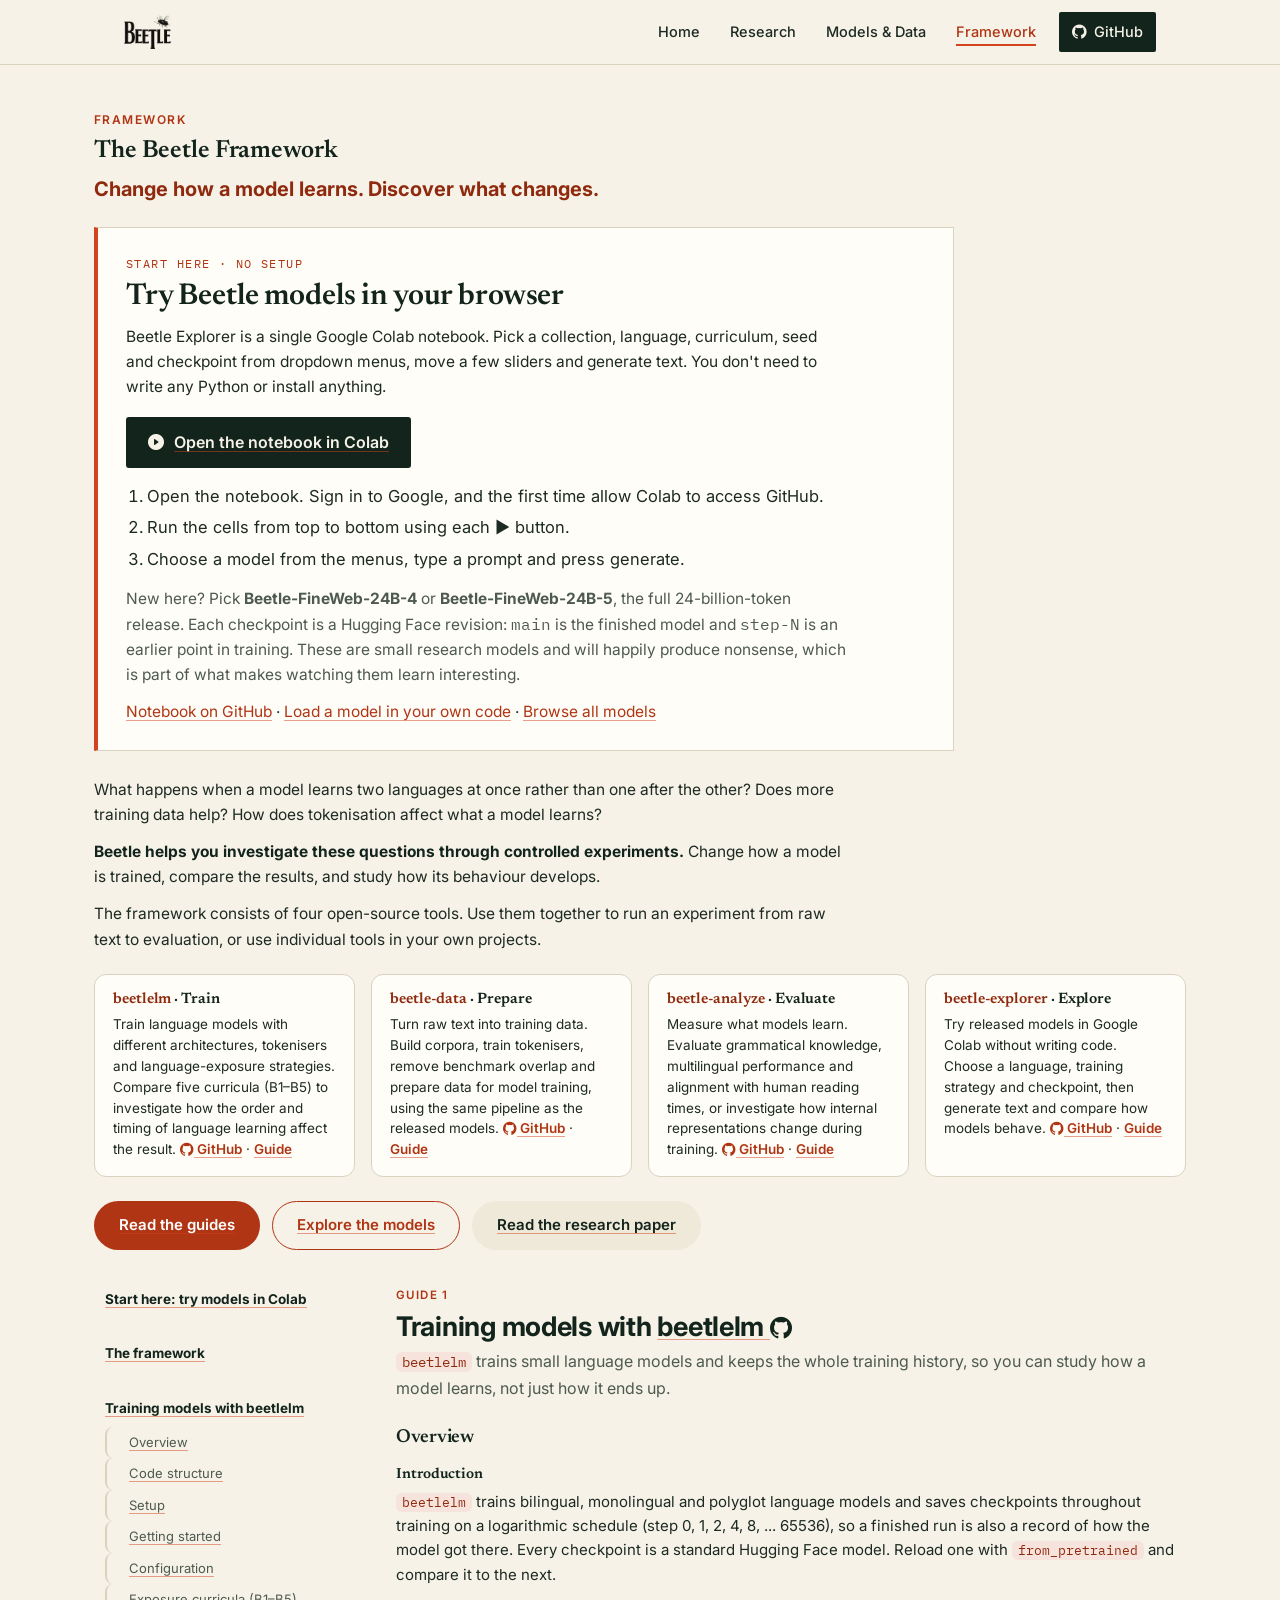
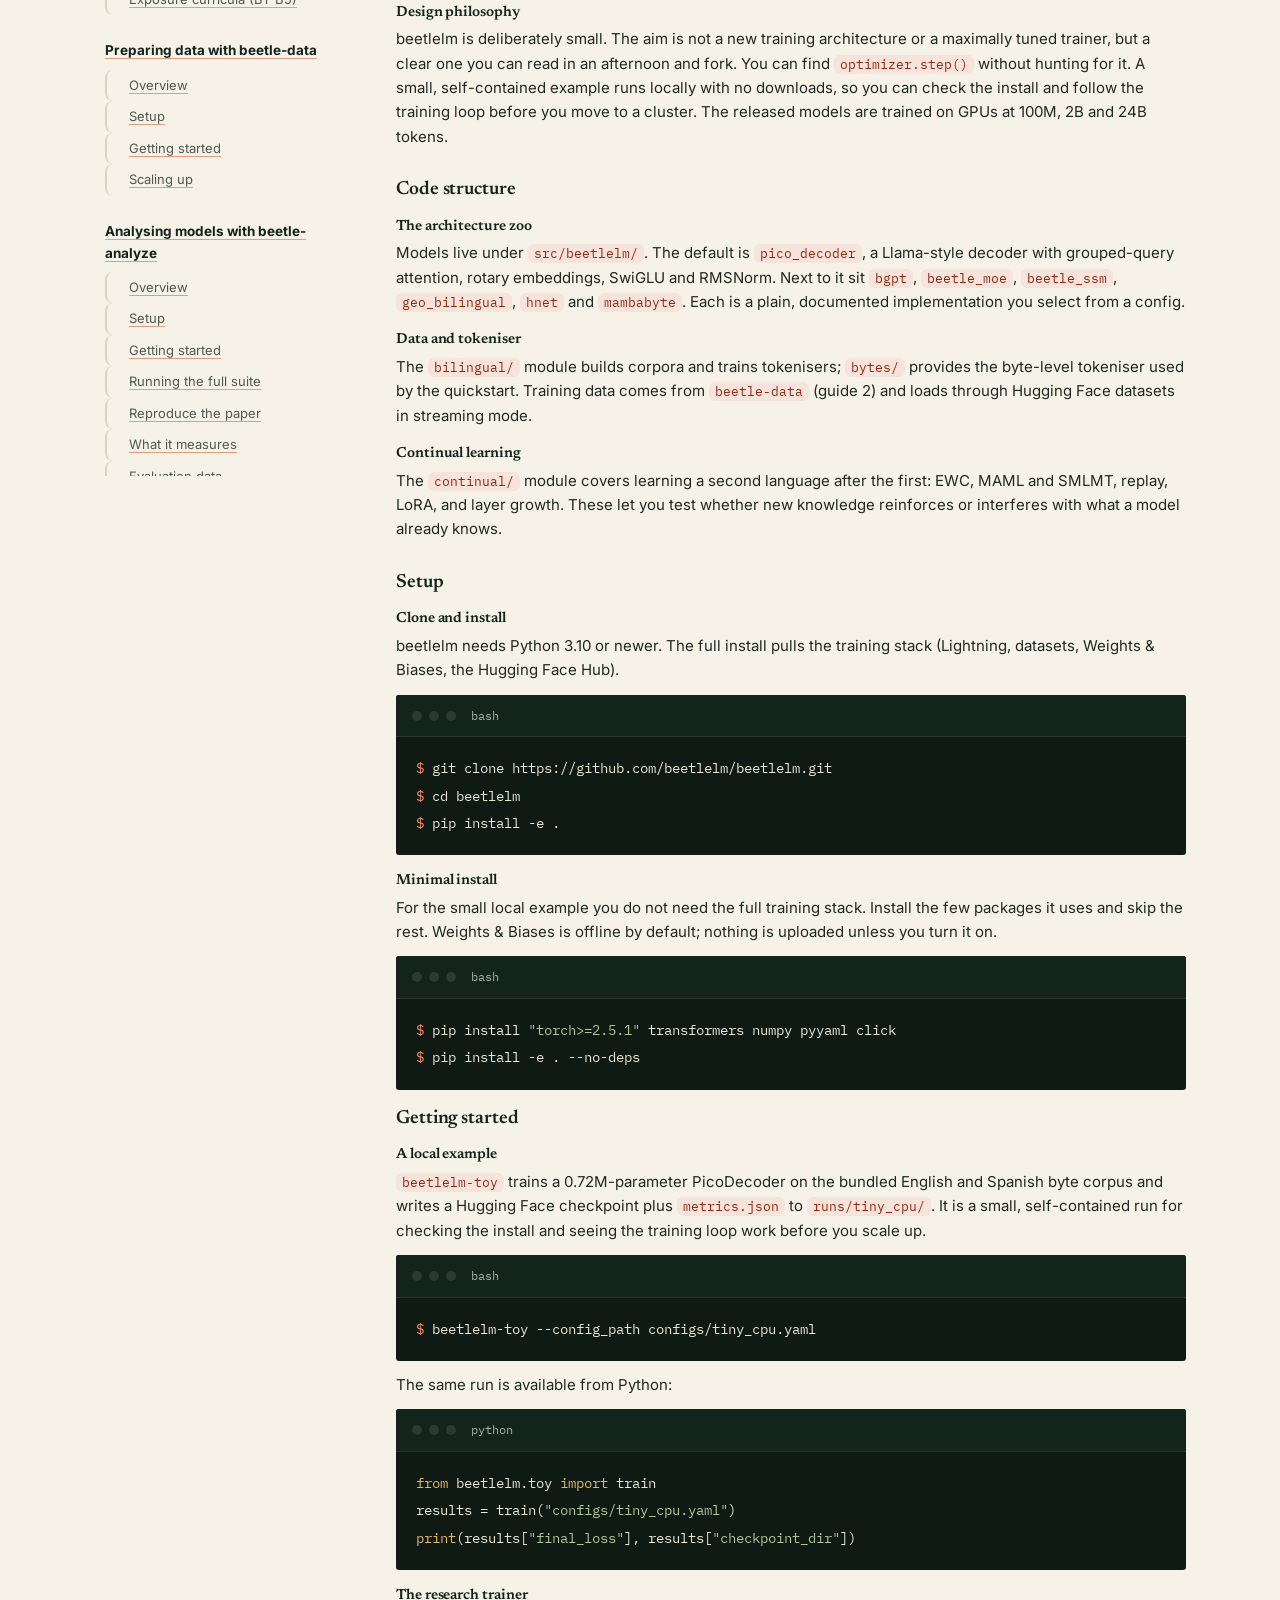
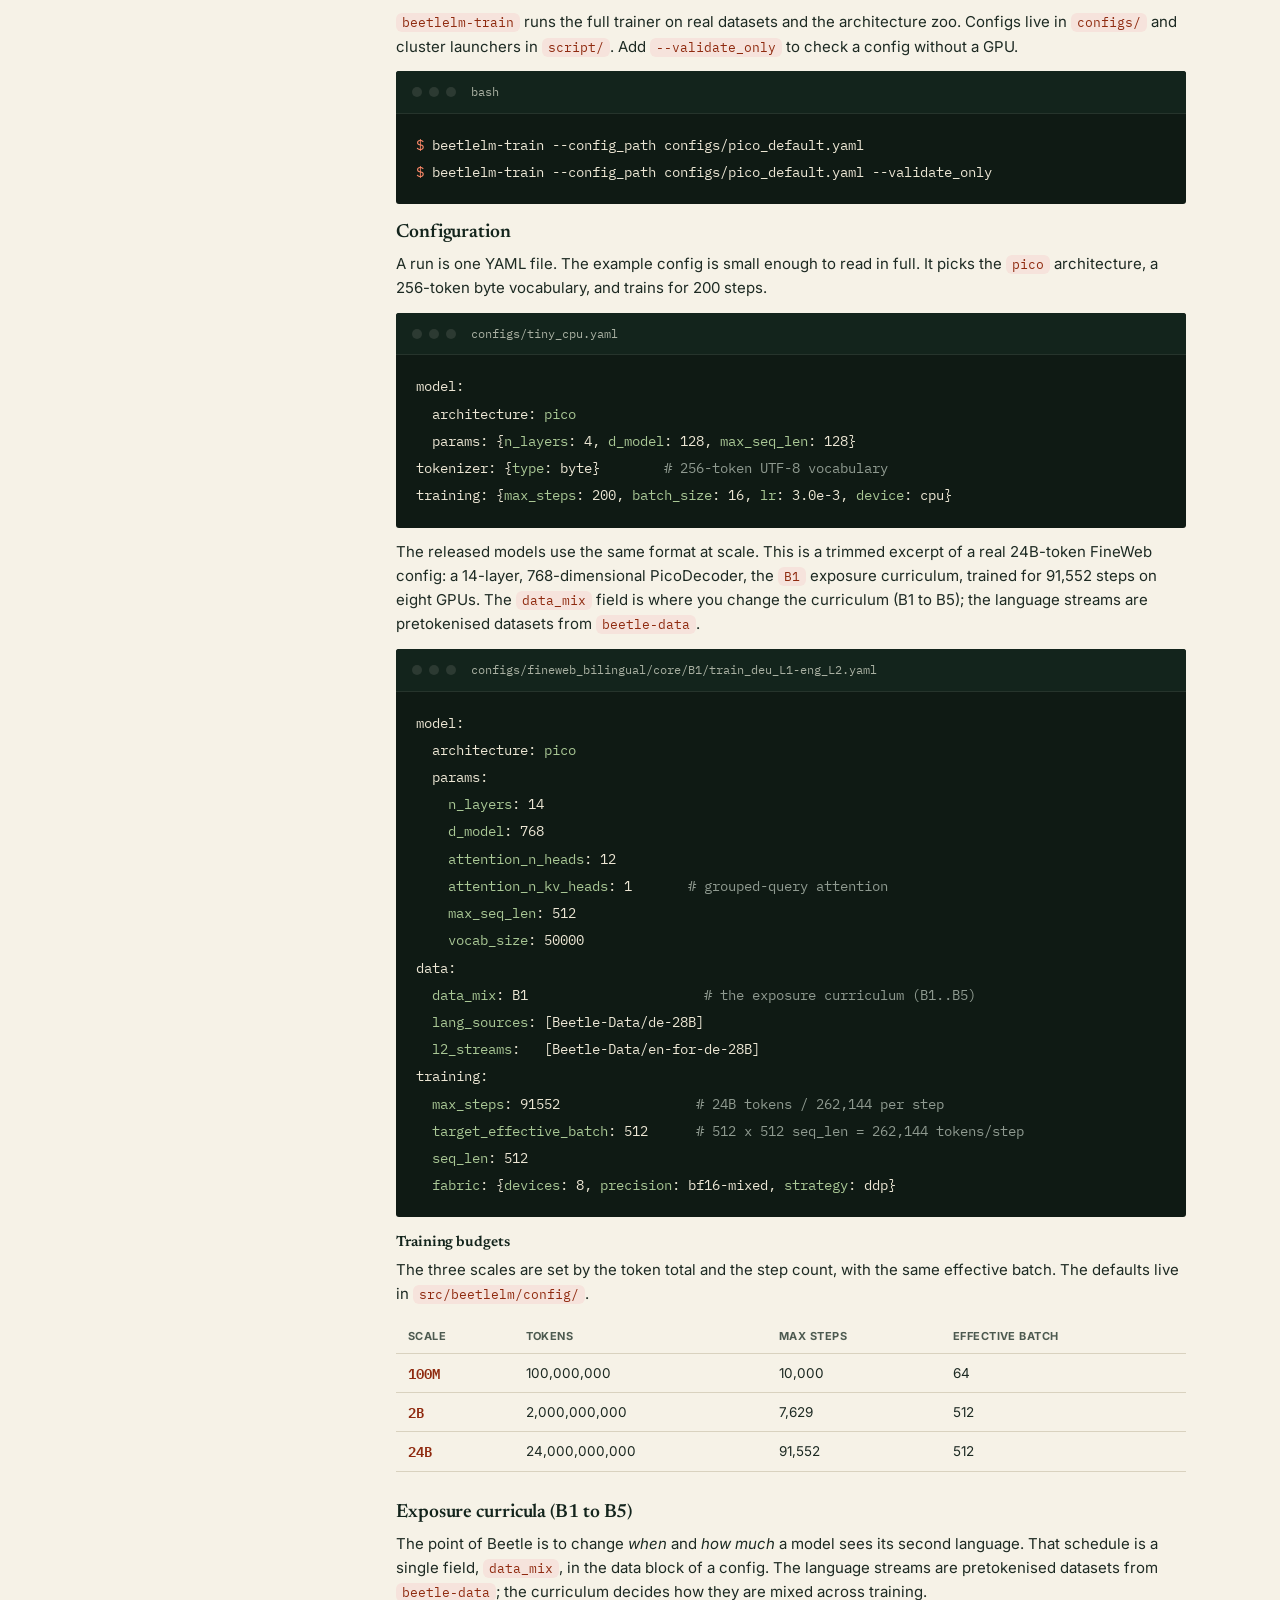
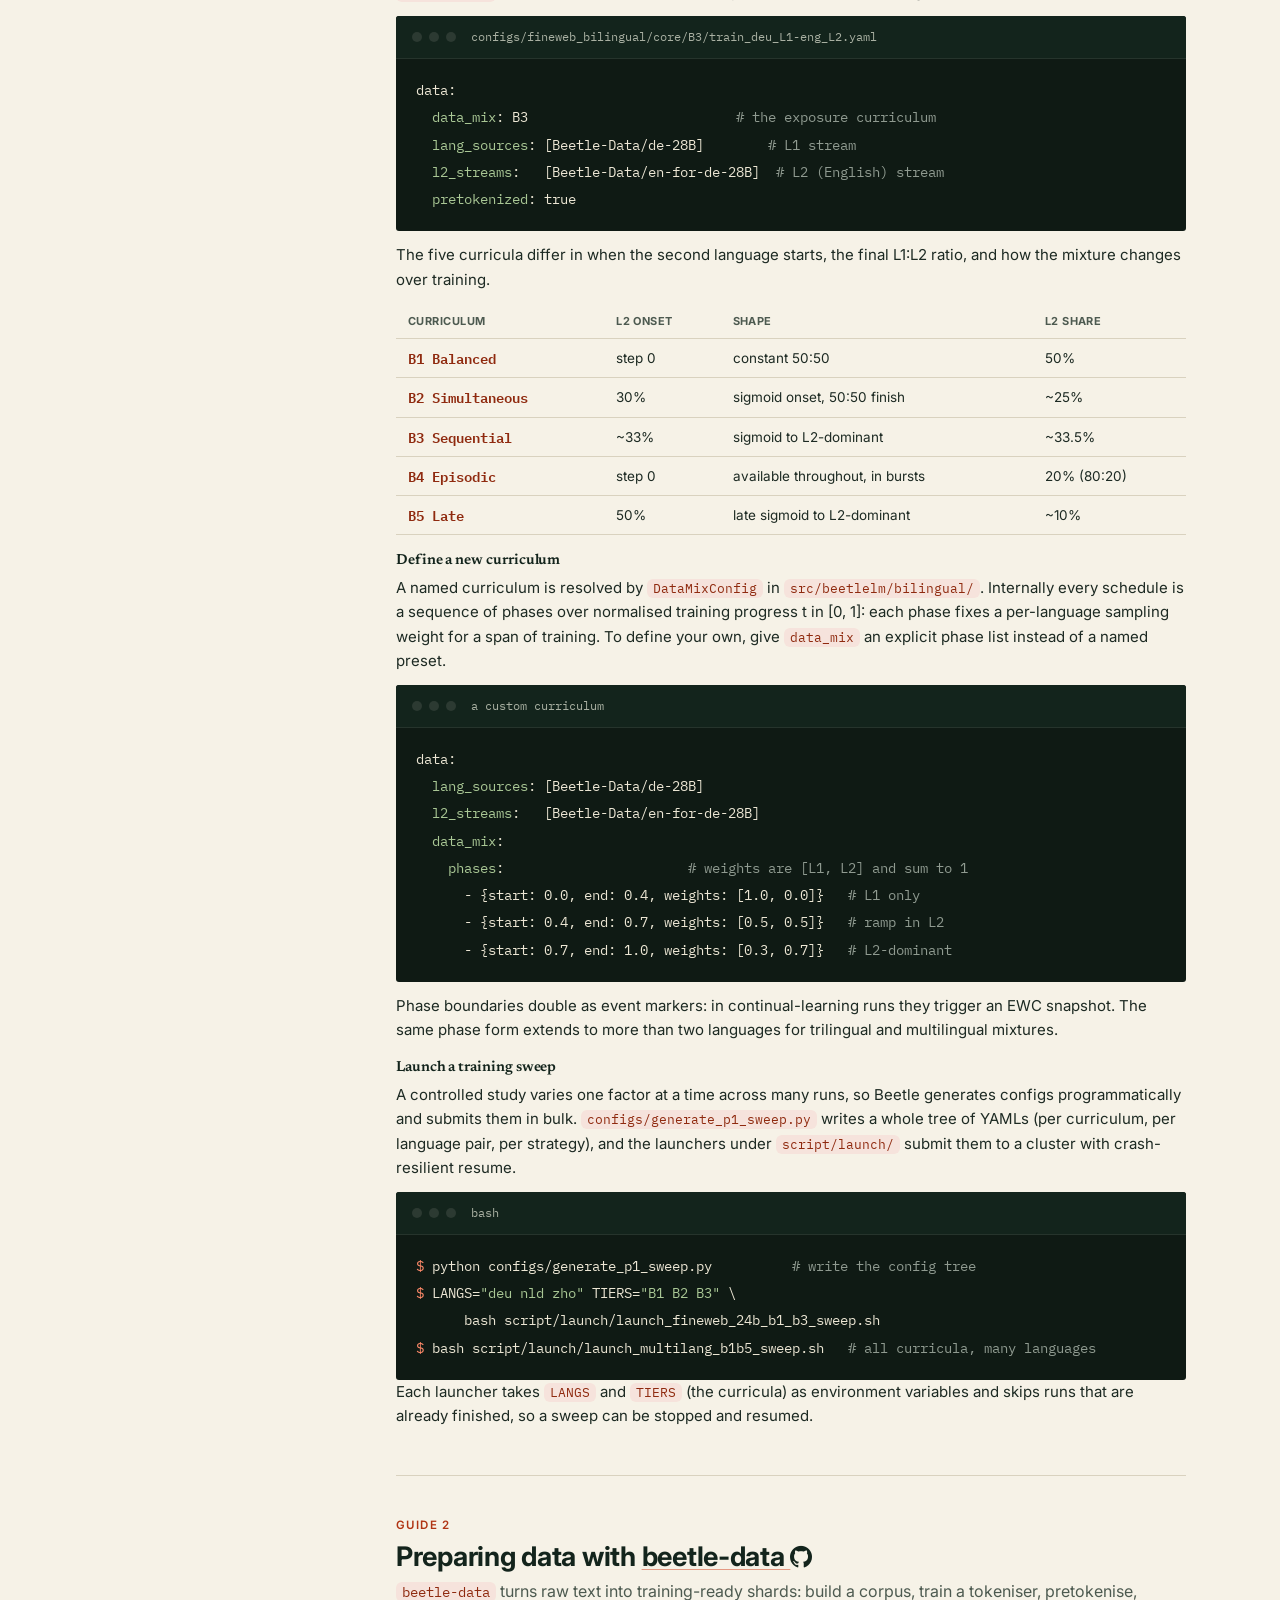
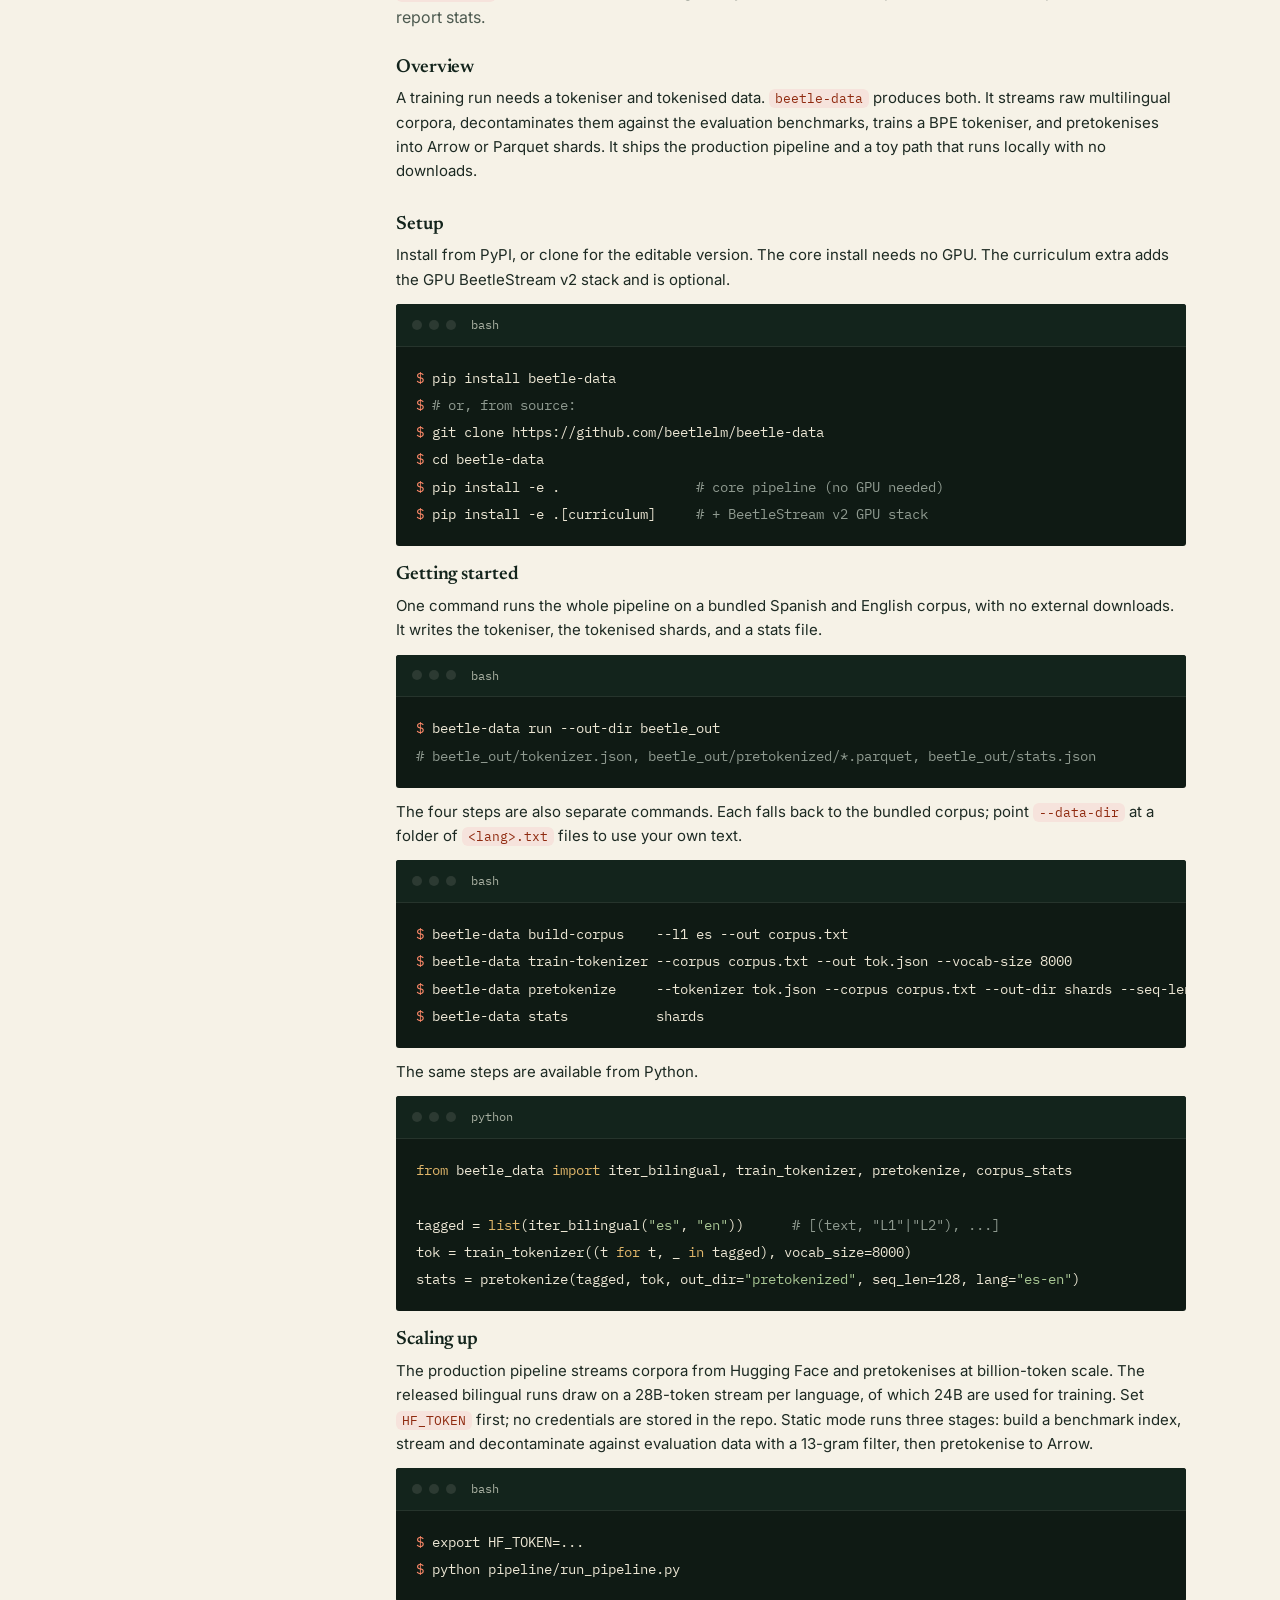
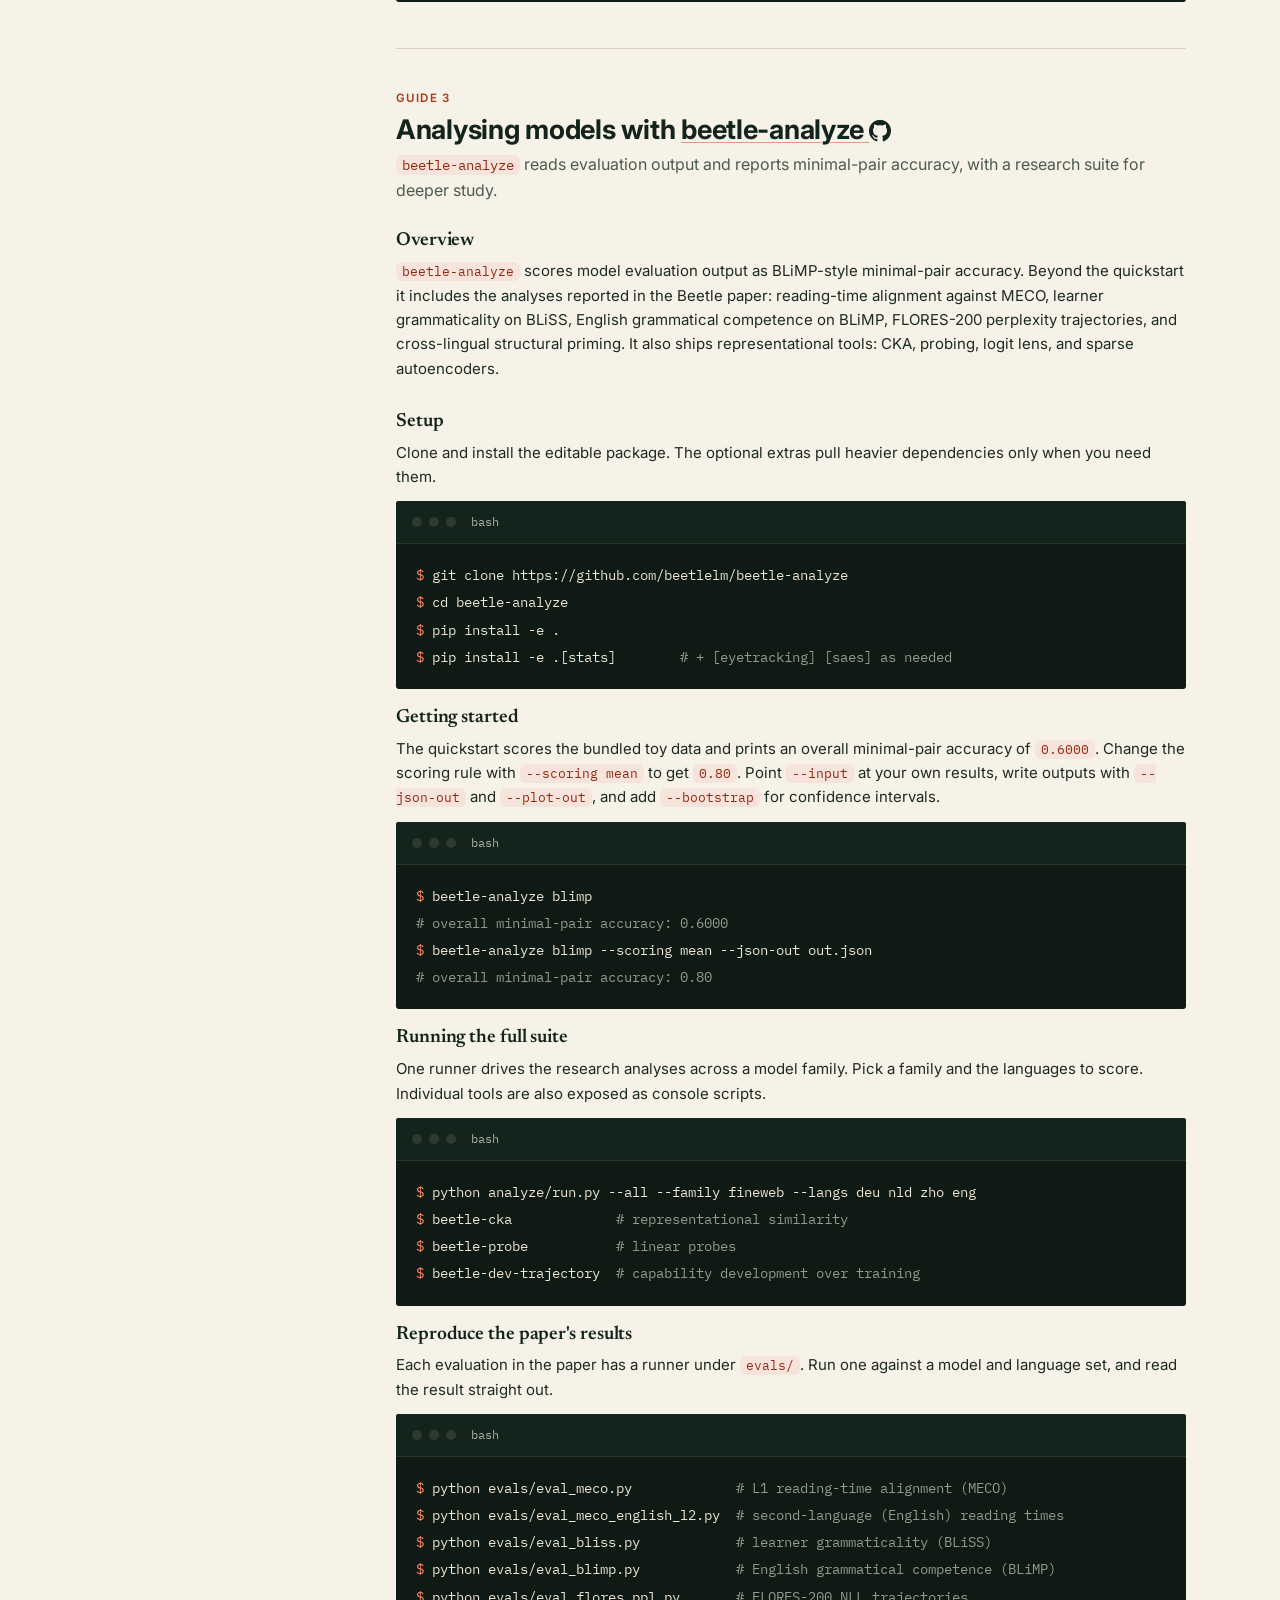
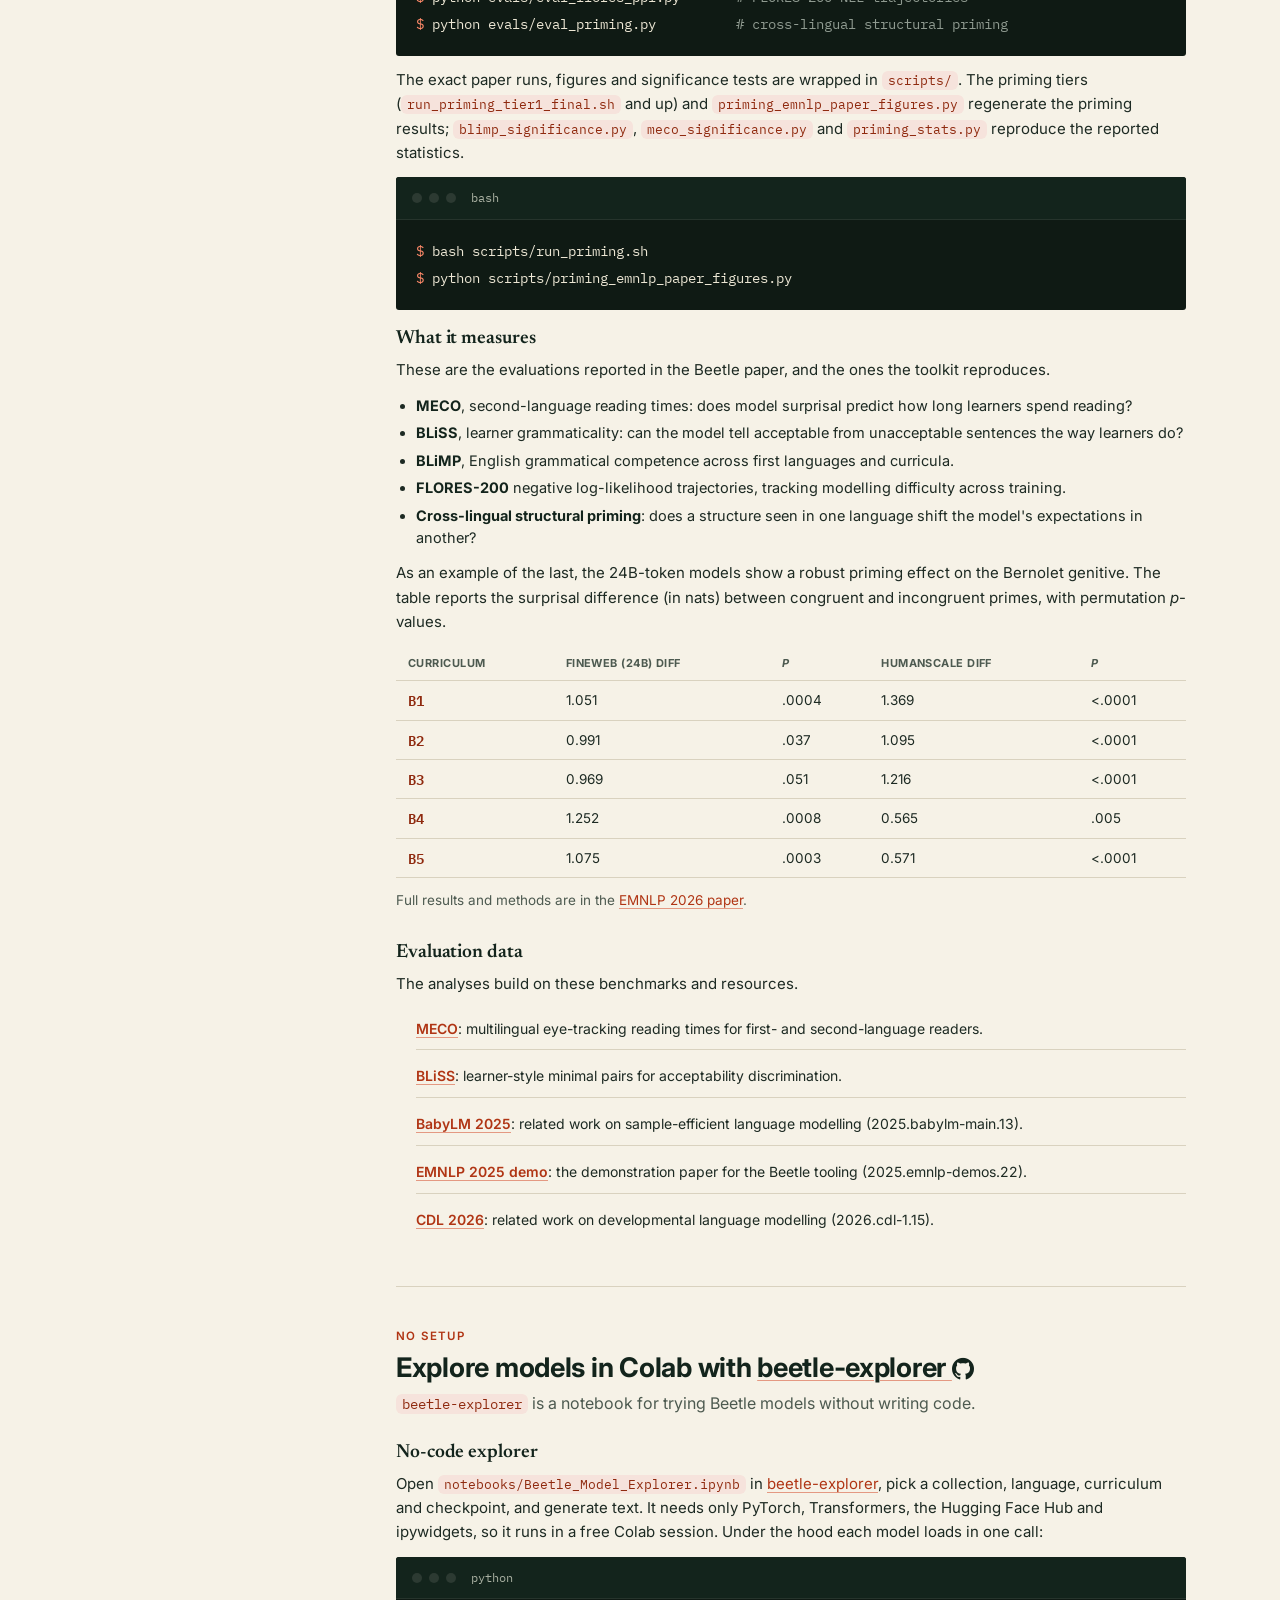
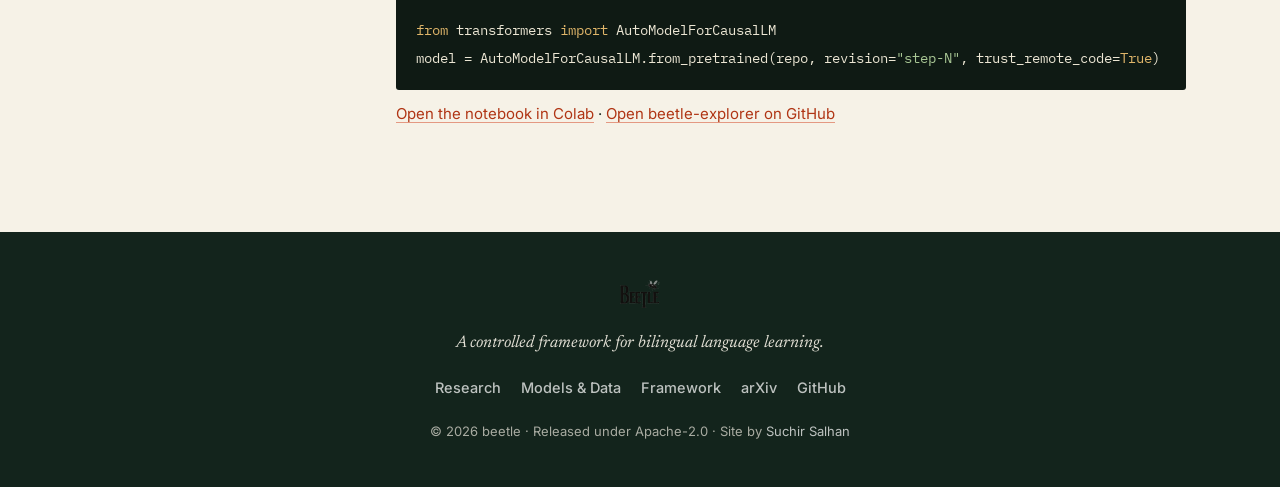
<file: docs.html>
<!DOCTYPE html>
<html lang="en">

<head>
  <meta charset="utf-8">
  <meta name="viewport" content="width=device-width, initial-scale=1.0">
  <title>Framework · beetle</title>
  <meta name="description" content="Guided tutorials for the Beetle toolkit: train small bilingual language models with beetlelm, prepare training data with beetle-data, and analyse evaluations with beetle-analyze. Each guide runs from a small local example up to the real research configs.">

  <link href="favicon.ico" rel="icon" sizes="any">
  <link href="assets/img/logo.svg" rel="icon" type="image/svg+xml">
  <link href="assets/img/favicon-32x32.png" rel="icon" sizes="32x32" type="image/png">
  <link href="assets/img/favicon-16x16.png" rel="icon" sizes="16x16" type="image/png">
  <link href="assets/img/apple-touch-icon.png" rel="apple-touch-icon" sizes="180x180">

  <link rel="preconnect" href="https://fonts.googleapis.com">
  <link rel="preconnect" href="https://fonts.gstatic.com" crossorigin>
  <link href="https://fonts.googleapis.com/css2?family=Space+Grotesk:wght@500;600;700&family=Nunito:ital,wght@0,400;0,600;0,700;0,800;1,400&family=IBM+Plex+Mono:wght@400;500;600&display=swap" rel="stylesheet">
  <link href="https://fonts.googleapis.com/css2?family=Newsreader:ital,opsz,wght@0,6..72,400;0,6..72,600;1,6..72,400&family=Inter:wght@400;500;600&display=swap" rel="stylesheet">
  <link href="assets/vendor/bootstrap-icons/bootstrap-icons.css" rel="stylesheet">
  <link href="assets/css/site.css" rel="stylesheet">

  <style>
    html { scroll-behavior: smooth; }

    .guide-head { padding: 40px 0 10px; }
    .guide-head .wrap { max-width: 1140px; margin: 0 auto; padding: 0 24px; }
    .guide-head h1 { margin: 6px 0 8px; }
    .guide-head p { max-width: 720px; color: var(--muted); }

    .guide { max-width: 1140px; margin: 0 auto; padding: 20px 24px 60px; display: grid; grid-template-columns: 1fr; gap: 34px; }
    @media (min-width: 1000px) { .guide { grid-template-columns: 250px 1fr; gap: 52px; } }

    /* sidebar */
    .guide-nav { align-self: start; }
    @media (min-width: 1000px) {
      .guide-nav { position: sticky; top: 84px; max-height: calc(100vh - 104px); overflow-y: auto; padding-right: 6px; }
    }
    .guide-nav .g-group { margin-bottom: 16px; }
    .guide-nav a { text-decoration: none; display: block; border-radius: 8px; transition: background .12s, color .12s; }
    .guide-nav a.g-top { font-family: var(--head-font); font-weight: 700; font-size: 13.5px; color: var(--ink); padding: 8px 11px; }
    .guide-nav a.g-top:hover { background: var(--surface-2); color: var(--accent); }
    .guide-nav a.g-sub { font-size: 13px; color: var(--muted); padding: 5px 11px 5px 22px; margin-left: 11px; border-left: 2px solid var(--line); }
    .guide-nav a.g-sub:hover { color: var(--accent); }
    .guide-nav a.g-sub.active { color: var(--accent); font-weight: 600; border-color: var(--accent); background: var(--accent-soft); }

    /* content */
    .guide-body { min-width: 0; }
    .g-guide { margin-bottom: 46px; }
    .g-guide .g-eyebrow { font-family: var(--head-font); font-weight: 600; font-size: 11.5px; letter-spacing: .12em; text-transform: uppercase; color: var(--accent); }
    .g-guide .g-title { font-family: var(--head-font); font-weight: 700; font-size: 27px; color: var(--ink); margin: 4px 0 6px; letter-spacing: -0.01em; }
    .g-guide .g-lede { color: var(--muted); font-size: 16px; margin-bottom: 8px; }
    .g-sec { scroll-margin-top: 86px; padding-top: 18px; }
    .g-sec h3 { font-family: var(--head-font); font-weight: 700; font-size: 19px; color: var(--ink); margin: 0 0 8px; }
    .g-sec h4 { font-family: var(--head-font); font-weight: 700; font-size: 14.5px; color: var(--ink); margin: 18px 0 6px; }
    .g-sec p { color: var(--body); line-height: 1.62; margin: 0 0 12px; font-size: 15px; }
    .g-sec ul { margin: 0 0 12px; padding-left: 20px; }
    .g-sec li { color: var(--body); line-height: 1.55; margin: 5px 0; font-size: 14.5px; }
    .g-sec .code { margin: 12px 0; }
    .g-divider { border: 0; border-top: 1px solid var(--line); margin: 34px 0; }

    .callout { border-left: 4px solid #fb8500; background: #fff8ef; border-radius: 10px; padding: 16px 18px; margin: 16px 0; }
    .callout h4 { margin: 0 0 6px; font-family: var(--head-font); font-size: 14.5px; color: #8a4b00; }
    .callout p { margin: 0; font-size: 14px; color: #5f4a30; }

    .g-table { width: 100%; border-collapse: collapse; font-size: 13.5px; margin: 12px 0; }
    .g-table th, .g-table td { text-align: left; padding: 8px 12px; border-bottom: 1px solid var(--line); }
    .g-table thead th { font-family: var(--head-font); font-size: 11px; letter-spacing: .04em; text-transform: uppercase; color: var(--muted); }
    .g-table td:first-child { font-family: var(--mono-font); font-weight: 600; color: var(--accent-dark); }

    .res-list { list-style: none; padding: 0; margin: 0; }
    .res-list li { padding: 10px 0; border-bottom: 1px solid var(--line); font-size: 14px; }
    .res-list li:last-child { border-bottom: 0; }
    .res-list a { font-weight: 600; }

    .fw-intro .wrap { max-width: 1140px; margin: 0 auto; padding: 0 24px; }
    .fw-intro h1 { margin: 6px 0 6px; }
    .fw-intro .fw-headline { font-family: var(--head-font); font-weight: 700; font-size: 20px; color: var(--accent-dark); margin: 0 0 14px; }
    .fw-intro p { max-width: 760px; color: var(--body); line-height: 1.62; font-size: 15.5px; margin: 0 0 12px; }
    .fw-modules { display: grid; grid-template-columns: repeat(auto-fit, minmax(255px, 1fr)); gap: 16px; margin: 22px 0 4px; max-width: 1140px; }
    .fw-mod { background: var(--surface); border: 1px solid var(--line); border-radius: 12px; padding: 16px 18px; }
    .fw-mod h3 { font-family: var(--head-font); font-weight: 700; font-size: 15px; margin: 0 0 6px; color: var(--ink); }
    .fw-mod h3 a { color: var(--accent-dark); text-decoration: none; }
    .fw-mod p { font-size: 13.5px; color: var(--body); line-height: 1.55; margin: 0; max-width: none; }
    .fw-mod .lk { font-weight: 600; white-space: nowrap; }
  </style>
  <link href="assets/css/beetle-brand.css" rel="stylesheet">
  <style>
    /* Start-here Colab panel (Beetle Explorer) */
    .fw-explorer { margin: 22px 0 26px; padding: 26px 28px; background: var(--bt-paper-2); border: 1px solid var(--bt-rule);
      border-left: 4px solid var(--bt-accent); max-width: 860px; }
    .fw-explorer .fx-kicker { font-family: var(--mono-font); font-size: 12px; letter-spacing: .12em; text-transform: uppercase; color: var(--bt-accent-text); margin: 0 0 6px; }
    .fw-explorer h2 { font-family: var(--bt-serif); font-weight: 600; font-size: clamp(24px, 3vw, 30px); color: var(--bt-ink); margin: 0 0 10px; }
    .fw-explorer p { max-width: 720px; }
    .fx-open { display: inline-flex; align-items: center; gap: 10px; margin: 6px 0 16px; padding: 12px 22px; background: var(--bt-ink);
      color: var(--bt-paper) !important; font-weight: 600; font-size: 16px; border-radius: 3px; text-decoration: none; }
    .fx-open:hover { background: #24382d; }
    .fx-steps { margin: 0 0 14px; padding-left: 1.3em; max-width: 720px; }
    .fx-steps li { margin: 0 0 6px; line-height: 1.55; color: var(--body); }
    .fx-note { font-size: 14.5px; color: var(--bt-ink-2) !important; }
    .fx-links { font-size: 14.5px; margin: 8px 0 0 !important; }
  </style>
</head>

<body class="bt-brand">

  <header class="site-header">
    <div class="wrap">
      <a class="brand" href="index.html"><img class="bt-wordmark" src="assets/img/brand/beetlewbug.png" alt="Beetle" width="54" height="34"></a>
      <button class="nav-toggle" aria-label="Menu"><i class="bi bi-list"></i></button>
      <nav class="nav">
        <a href="index.html">Home</a>
        <a href="research.html">Research</a>
        <a href="models.html">Models &amp; Data</a>
        <a href="docs.html" class="active">Framework</a>
        <a class="nav-gh" href="https://github.com/beetlelm" target="_blank" rel="noopener"><i class="bi bi-github"></i> GitHub</a>
      </nav>
    </div>
  </header>

  <section class="guide-head fw-intro" id="framework">
    <div class="wrap">
      <span class="eyebrow" style="color:var(--accent);font-family:var(--head-font);font-weight:600;letter-spacing:0.12em;text-transform:uppercase;font-size:12px;">Framework</span>
      <h1>The Beetle Framework</h1>
      <p class="fw-headline">Change how a model learns. Discover what changes.</p>

      <section class="fw-explorer" id="beetle-explorer" aria-labelledby="explorer-h">
        <p class="fx-kicker">Start here · no setup</p>
        <h2 id="explorer-h">Try Beetle models in your browser</h2>
        <p>Beetle Explorer is a single Google Colab notebook. Pick a collection, language, curriculum, seed and checkpoint from dropdown menus, move a few sliders and generate text. You don't need to write any Python or install anything.</p>
        <a class="fx-open" href="https://colab.research.google.com/github/beetlelm/beetle-explorer/blob/main/notebooks/Beetle_Model_Explorer.ipynb" target="_blank" rel="noopener"><i class="bi bi-play-circle-fill" aria-hidden="true"></i> Open the notebook in Colab</a>
        <ol class="fx-steps">
          <li>Open the notebook. Sign in to Google, and the first time allow Colab to access GitHub.</li>
          <li>Run the cells from top to bottom using each ▶ button.</li>
          <li>Choose a model from the menus, type a prompt and press generate.</li>
        </ol>
        <p class="fx-note">New here? Pick <b>Beetle-FineWeb-24B-4</b> or <b>Beetle-FineWeb-24B-5</b>, the full 24-billion-token release. Each checkpoint is a Hugging Face revision: <code>main</code> is the finished model and <code>step-N</code> is an earlier point in training. These are small research models and will happily produce nonsense, which is part of what makes watching them learn interesting.</p>
        <p class="fx-links"><a href="https://github.com/beetlelm/beetle-explorer" target="_blank" rel="noopener">Notebook on GitHub</a> · <a href="#beetle-explorer-guide">Load a model in your own code</a> · <a href="models.html">Browse all models</a></p>
      </section>
      <p>What happens when a model learns two languages at once rather than one after the other? Does more training data help? How does tokenisation affect what a model learns?</p>
      <p><strong>Beetle helps you investigate these questions through controlled experiments.</strong> Change how a model is trained, compare the results, and study how its behaviour develops.</p>
      <p>The framework consists of four open-source tools. Use them together to run an experiment from raw text to evaluation, or use individual tools in your own projects.</p>
      <div class="fw-modules">
        <div class="fw-mod">
          <h3><a href="#beetlelm">beetlelm</a> · Train</h3>
          <p>Train language models with different architectures, tokenisers and language-exposure strategies. Compare five curricula (B1–B5) to investigate how the order and timing of language learning affect the result. <a class="lk" href="https://github.com/beetlelm/beetlelm" target="_blank" rel="noopener"><i class="bi bi-github"></i> GitHub</a> · <a class="lk" href="#beetlelm">Guide</a></p>
        </div>
        <div class="fw-mod">
          <h3><a href="#beetle-data">beetle-data</a> · Prepare</h3>
          <p>Turn raw text into training data. Build corpora, train tokenisers, remove benchmark overlap and prepare data for model training, using the same pipeline as the released models. <a class="lk" href="https://github.com/beetlelm/beetle-data" target="_blank" rel="noopener"><i class="bi bi-github"></i> GitHub</a> · <a class="lk" href="#beetle-data">Guide</a></p>
        </div>
        <div class="fw-mod">
          <h3><a href="#beetle-analyze">beetle-analyze</a> · Evaluate</h3>
          <p>Measure what models learn. Evaluate grammatical knowledge, multilingual performance and alignment with human reading times, or investigate how internal representations change during training. <a class="lk" href="https://github.com/beetlelm/beetle-analyze" target="_blank" rel="noopener"><i class="bi bi-github"></i> GitHub</a> · <a class="lk" href="#beetle-analyze">Guide</a></p>
        </div>
        <div class="fw-mod">
          <h3><a href="#beetle-explorer">beetle-explorer</a> · Explore</h3>
          <p>Try released models in Google Colab without writing code. Choose a language, training strategy and checkpoint, then generate text and compare how models behave. <a class="lk" href="https://github.com/beetlelm/beetle-explorer" target="_blank" rel="noopener"><i class="bi bi-github"></i> GitHub</a> · <a class="lk" href="#beetle-explorer">Guide</a></p>
        </div>
      </div>
      <div class="cta-row" style="display:flex;gap:12px;flex-wrap:wrap;margin-top:24px;">
        <a class="btn btn-primary" href="#beetlelm">Read the guides</a>
        <a class="btn btn-outline" href="models.html">Explore the models</a>
        <a class="btn btn-ghost" href="https://arxiv.org/abs/2609.22633" target="_blank" rel="noopener">Read the research paper</a>
      </div>
    </div>
  </section>

  <div class="guide">

    <!-- sidebar -->
    <aside class="guide-nav" aria-label="Guide contents">
      <div class="g-group">
        <a class="g-top" href="#beetle-explorer">Start here: try models in Colab</a>
      </div>
      <div class="g-group">
        <a class="g-top" href="#framework">The framework</a>
      </div>
      <div class="g-group">
        <a class="g-top" href="#beetlelm">Training models with beetlelm</a>
        <a class="g-sub" href="#beetlelm">Overview</a>
        <a class="g-sub" href="#beetlelm-code">Code structure</a>
        <a class="g-sub" href="#beetlelm-setup">Setup</a>
        <a class="g-sub" href="#beetlelm-start">Getting started</a>
        <a class="g-sub" href="#beetlelm-config">Configuration</a>
        <a class="g-sub" href="#beetlelm-curricula">Exposure curricula (B1–B5)</a>
      </div>
      <div class="g-group">
        <a class="g-top" href="#beetle-data">Preparing data with beetle-data</a>
        <a class="g-sub" href="#beetle-data">Overview</a>
        <a class="g-sub" href="#beetle-data-setup">Setup</a>
        <a class="g-sub" href="#beetle-data-start">Getting started</a>
        <a class="g-sub" href="#beetle-data-scale">Scaling up</a>
      </div>
      <div class="g-group">
        <a class="g-top" href="#beetle-analyze">Analysing models with beetle-analyze</a>
        <a class="g-sub" href="#beetle-analyze">Overview</a>
        <a class="g-sub" href="#beetle-analyze-setup">Setup</a>
        <a class="g-sub" href="#beetle-analyze-start">Getting started</a>
        <a class="g-sub" href="#beetle-analyze-suite">Running the full suite</a>
        <a class="g-sub" href="#beetle-analyze-reproduce">Reproduce the paper</a>
        <a class="g-sub" href="#beetle-analyze-evals">What it measures</a>
        <a class="g-sub" href="#beetle-analyze-resources">Evaluation data</a>
      </div>
      <div class="g-group">
        <a class="g-top" href="#beetle-explorer">Explore models in Colab</a>
        <a class="g-sub" href="#beetle-explorer-guide">Load a model in code</a>
      </div>
    </aside>

    <!-- content -->
    <main class="guide-body">

      <!-- ===================== beetlelm ===================== -->
      <div class="g-guide">
        <span class="g-eyebrow">Guide 1</span>
        <h2 class="g-title">Training models with <a href="https://github.com/beetlelm/beetlelm" target="_blank" rel="noopener" style="color:inherit;">beetlelm <i class="bi bi-github" style="font-size:0.82em;"></i></a></h2>
        <p class="g-lede"><span class="ic">beetlelm</span> trains small language models and keeps the whole training history, so you can study how a model learns, not just how it ends up.</p>

        <section class="g-sec" id="beetlelm" data-spy>
          <h3>Overview</h3>
          <h4>Introduction</h4>
          <p><span class="ic">beetlelm</span> trains bilingual, monolingual and polyglot language models and saves checkpoints throughout training on a logarithmic schedule (step 0, 1, 2, 4, 8, ... 65536), so a finished run is also a record of how the model got there. Every checkpoint is a standard Hugging Face model. Reload one with <span class="ic">from_pretrained</span> and compare it to the next.</p>
          <h4>Design philosophy</h4>
          <p>beetlelm is deliberately small. The aim is not a new training architecture or a maximally tuned trainer, but a clear one you can read in an afternoon and fork. You can find <span class="ic">optimizer.step()</span> without hunting for it. A small, self-contained example runs locally with no downloads, so you can check the install and follow the training loop before you move to a cluster. The released models are trained on GPUs at 100M, 2B and 24B tokens.</p>
        </section>

        <section class="g-sec" id="beetlelm-code" data-spy>
          <h3>Code structure</h3>
          <h4>The architecture zoo</h4>
          <p>Models live under <span class="ic">src/beetlelm/</span>. The default is <span class="ic">pico_decoder</span>, a Llama-style decoder with grouped-query attention, rotary embeddings, SwiGLU and RMSNorm. Next to it sit <span class="ic">bgpt</span>, <span class="ic">beetle_moe</span>, <span class="ic">beetle_ssm</span>, <span class="ic">geo_bilingual</span>, <span class="ic">hnet</span> and <span class="ic">mambabyte</span>. Each is a plain, documented implementation you select from a config.</p>
          <h4>Data and tokeniser</h4>
          <p>The <span class="ic">bilingual/</span> module builds corpora and trains tokenisers; <span class="ic">bytes/</span> provides the byte-level tokeniser used by the quickstart. Training data comes from <span class="ic">beetle-data</span> (guide 2) and loads through Hugging Face datasets in streaming mode.</p>
          <h4>Continual learning</h4>
          <p>The <span class="ic">continual/</span> module covers learning a second language after the first: EWC, MAML and SMLMT, replay, LoRA, and layer growth. These let you test whether new knowledge reinforces or interferes with what a model already knows.</p>
        </section>

        <section class="g-sec" id="beetlelm-setup" data-spy>
          <h3>Setup</h3>
          <h4>Clone and install</h4>
          <p>beetlelm needs Python 3.10 or newer. The full install pulls the training stack (Lightning, datasets, Weights &amp; Biases, the Hugging Face Hub).</p>
          <div class="code">
            <div class="code-head"><span class="dot r"></span><span class="dot y"></span><span class="dot g"></span><span class="t">bash</span></div>
<pre><code><span class="c-prompt">$ </span>git clone https://github.com/beetlelm/beetlelm.git
<span class="c-prompt">$ </span>cd beetlelm
<span class="c-prompt">$ </span>pip install -e .</code></pre>
          </div>
          <h4>Minimal install</h4>
          <p>For the small local example you do not need the full training stack. Install the few packages it uses and skip the rest. Weights &amp; Biases is offline by default; nothing is uploaded unless you turn it on.</p>
          <div class="code" style="margin-bottom:0;">
            <div class="code-head"><span class="dot r"></span><span class="dot y"></span><span class="dot g"></span><span class="t">bash</span></div>
<pre><code><span class="c-prompt">$ </span>pip install <span class="c-str">"torch>=2.5.1"</span> transformers numpy pyyaml click
<span class="c-prompt">$ </span>pip install -e . --no-deps</code></pre>
          </div>
        </section>

        <section class="g-sec" id="beetlelm-start" data-spy>
          <h3>Getting started</h3>
          <h4>A local example</h4>
          <p><span class="ic">beetlelm-toy</span> trains a 0.72M-parameter PicoDecoder on the bundled English and Spanish byte corpus and writes a Hugging Face checkpoint plus <span class="ic">metrics.json</span> to <span class="ic">runs/tiny_cpu/</span>. It is a small, self-contained run for checking the install and seeing the training loop work before you scale up.</p>
          <div class="code">
            <div class="code-head"><span class="dot r"></span><span class="dot y"></span><span class="dot g"></span><span class="t">bash</span></div>
<pre><code><span class="c-prompt">$ </span>beetlelm-toy --config_path configs/tiny_cpu.yaml</code></pre>
          </div>
          <p>The same run is available from Python:</p>
          <div class="code">
            <div class="code-head"><span class="dot r"></span><span class="dot y"></span><span class="dot g"></span><span class="t">python</span></div>
<pre><code><span class="c-kw">from</span> beetlelm.toy <span class="c-kw">import</span> train
results = train(<span class="c-str">"configs/tiny_cpu.yaml"</span>)
<span class="c-kw">print</span>(results[<span class="c-str">"final_loss"</span>], results[<span class="c-str">"checkpoint_dir"</span>])</code></pre>
          </div>
          <h4>The research trainer</h4>
          <p><span class="ic">beetlelm-train</span> runs the full trainer on real datasets and the architecture zoo. Configs live in <span class="ic">configs/</span> and cluster launchers in <span class="ic">script/</span>. Add <span class="ic">--validate_only</span> to check a config without a GPU.</p>
          <div class="code" style="margin-bottom:0;">
            <div class="code-head"><span class="dot r"></span><span class="dot y"></span><span class="dot g"></span><span class="t">bash</span></div>
<pre><code><span class="c-prompt">$ </span>beetlelm-train --config_path configs/pico_default.yaml
<span class="c-prompt">$ </span>beetlelm-train --config_path configs/pico_default.yaml --validate_only</code></pre>
          </div>
        </section>

        <section class="g-sec" id="beetlelm-config" data-spy>
          <h3>Configuration</h3>
          <p>A run is one YAML file. The example config is small enough to read in full. It picks the <span class="ic">pico</span> architecture, a 256-token byte vocabulary, and trains for 200 steps.</p>
          <div class="code">
            <div class="code-head"><span class="dot r"></span><span class="dot y"></span><span class="dot g"></span><span class="t">configs/tiny_cpu.yaml</span></div>
<pre><code>model:
  architecture: <span class="c-str">pico</span>
  params: {<span class="c-str">n_layers</span>: 4, <span class="c-str">d_model</span>: 128, <span class="c-str">max_seq_len</span>: 128}
tokenizer: {<span class="c-str">type</span>: byte}        <span class="c-comment"># 256-token UTF-8 vocabulary</span>
training: {<span class="c-str">max_steps</span>: 200, <span class="c-str">batch_size</span>: 16, <span class="c-str">lr</span>: 3.0e-3, <span class="c-str">device</span>: cpu}</code></pre>
          </div>
          <p>The released models use the same format at scale. This is a trimmed excerpt of a real 24B-token FineWeb config: a 14-layer, 768-dimensional PicoDecoder, the <span class="ic">B1</span> exposure curriculum, trained for 91,552 steps on eight GPUs. The <span class="ic">data_mix</span> field is where you change the curriculum (B1 to B5); the language streams are pretokenised datasets from <span class="ic">beetle-data</span>.</p>
          <div class="code">
            <div class="code-head"><span class="dot r"></span><span class="dot y"></span><span class="dot g"></span><span class="t">configs/fineweb_bilingual/core/B1/train_deu_L1-eng_L2.yaml</span></div>
<pre><code>model:
  architecture: <span class="c-str">pico</span>
  params:
    <span class="c-str">n_layers</span>: 14
    <span class="c-str">d_model</span>: 768
    <span class="c-str">attention_n_heads</span>: 12
    <span class="c-str">attention_n_kv_heads</span>: 1       <span class="c-comment"># grouped-query attention</span>
    <span class="c-str">max_seq_len</span>: 512
    <span class="c-str">vocab_size</span>: 50000
data:
  <span class="c-str">data_mix</span>: B1                      <span class="c-comment"># the exposure curriculum (B1..B5)</span>
  <span class="c-str">lang_sources</span>: [Beetle-Data/de-28B]
  <span class="c-str">l2_streams</span>:   [Beetle-Data/en-for-de-28B]
training:
  <span class="c-str">max_steps</span>: 91552                 <span class="c-comment"># 24B tokens / 262,144 per step</span>
  <span class="c-str">target_effective_batch</span>: 512      <span class="c-comment"># 512 x 512 seq_len = 262,144 tokens/step</span>
  <span class="c-str">seq_len</span>: 512
  <span class="c-str">fabric</span>: {<span class="c-str">devices</span>: 8, <span class="c-str">precision</span>: bf16-mixed, <span class="c-str">strategy</span>: ddp}</code></pre>
          </div>
          <h4>Training budgets</h4>
          <p>The three scales are set by the token total and the step count, with the same effective batch. The defaults live in <span class="ic">src/beetlelm/config/</span>.</p>
          <table class="g-table">
            <thead><tr><th>Scale</th><th>Tokens</th><th>Max steps</th><th>Effective batch</th></tr></thead>
            <tbody>
              <tr><td>100M</td><td>100,000,000</td><td>10,000</td><td>64</td></tr>
              <tr><td>2B</td><td>2,000,000,000</td><td>7,629</td><td>512</td></tr>
              <tr><td>24B</td><td>24,000,000,000</td><td>91,552</td><td>512</td></tr>
            </tbody>
          </table>
        </section>

        <section class="g-sec" id="beetlelm-curricula" data-spy>
          <h3>Exposure curricula (B1 to B5)</h3>
          <p>The point of Beetle is to change <em>when</em> and <em>how much</em> a model sees its second language. That schedule is a single field, <span class="ic">data_mix</span>, in the data block of a config. The language streams are pretokenised datasets from <span class="ic">beetle-data</span>; the curriculum decides how they are mixed across training.</p>
          <div class="code">
            <div class="code-head"><span class="dot r"></span><span class="dot y"></span><span class="dot g"></span><span class="t">configs/fineweb_bilingual/core/B3/train_deu_L1-eng_L2.yaml</span></div>
<pre><code>data:
  <span class="c-str">data_mix</span>: B3                          <span class="c-comment"># the exposure curriculum</span>
  <span class="c-str">lang_sources</span>: [Beetle-Data/de-28B]        <span class="c-comment"># L1 stream</span>
  <span class="c-str">l2_streams</span>:   [Beetle-Data/en-for-de-28B]  <span class="c-comment"># L2 (English) stream</span>
  <span class="c-str">pretokenized</span>: true</code></pre>
          </div>
          <p>The five curricula differ in when the second language starts, the final L1:L2 ratio, and how the mixture changes over training.</p>
          <table class="g-table">
            <thead><tr><th>Curriculum</th><th>L2 onset</th><th>Shape</th><th>L2 share</th></tr></thead>
            <tbody>
              <tr><td>B1 Balanced</td><td>step 0</td><td>constant 50:50</td><td>50%</td></tr>
              <tr><td>B2 Simultaneous</td><td>30%</td><td>sigmoid onset, 50:50 finish</td><td>~25%</td></tr>
              <tr><td>B3 Sequential</td><td>~33%</td><td>sigmoid to L2-dominant</td><td>~33.5%</td></tr>
              <tr><td>B4 Episodic</td><td>step 0</td><td>available throughout, in bursts</td><td>20% (80:20)</td></tr>
              <tr><td>B5 Late</td><td>50%</td><td>late sigmoid to L2-dominant</td><td>~10%</td></tr>
            </tbody>
          </table>
          <h4>Define a new curriculum</h4>
          <p>A named curriculum is resolved by <span class="ic">DataMixConfig</span> in <span class="ic">src/beetlelm/bilingual/</span>. Internally every schedule is a sequence of phases over normalised training progress t in [0, 1]: each phase fixes a per-language sampling weight for a span of training. To define your own, give <span class="ic">data_mix</span> an explicit phase list instead of a named preset.</p>
          <div class="code">
            <div class="code-head"><span class="dot r"></span><span class="dot y"></span><span class="dot g"></span><span class="t">a custom curriculum</span></div>
<pre><code>data:
  <span class="c-str">lang_sources</span>: [Beetle-Data/de-28B]
  <span class="c-str">l2_streams</span>:   [Beetle-Data/en-for-de-28B]
  <span class="c-str">data_mix</span>:
    <span class="c-str">phases</span>:                       <span class="c-comment"># weights are [L1, L2] and sum to 1</span>
      - {start: 0.0, end: 0.4, weights: [1.0, 0.0]}   <span class="c-comment"># L1 only</span>
      - {start: 0.4, end: 0.7, weights: [0.5, 0.5]}   <span class="c-comment"># ramp in L2</span>
      - {start: 0.7, end: 1.0, weights: [0.3, 0.7]}   <span class="c-comment"># L2-dominant</span></code></pre>
          </div>
          <p>Phase boundaries double as event markers: in continual-learning runs they trigger an EWC snapshot. The same phase form extends to more than two languages for trilingual and multilingual mixtures.</p>
          <h4>Launch a training sweep</h4>
          <p>A controlled study varies one factor at a time across many runs, so Beetle generates configs programmatically and submits them in bulk. <span class="ic">configs/generate_p1_sweep.py</span> writes a whole tree of YAMLs (per curriculum, per language pair, per strategy), and the launchers under <span class="ic">script/launch/</span> submit them to a cluster with crash-resilient resume.</p>
          <div class="code" style="margin-bottom:0;">
            <div class="code-head"><span class="dot r"></span><span class="dot y"></span><span class="dot g"></span><span class="t">bash</span></div>
<pre><code><span class="c-prompt">$ </span>python configs/generate_p1_sweep.py          <span class="c-comment"># write the config tree</span>
<span class="c-prompt">$ </span>LANGS=<span class="c-str">"deu nld zho"</span> TIERS=<span class="c-str">"B1 B2 B3"</span> \
      bash script/launch/launch_fineweb_24b_b1_b3_sweep.sh
<span class="c-prompt">$ </span>bash script/launch/launch_multilang_b1b5_sweep.sh   <span class="c-comment"># all curricula, many languages</span></code></pre>
          </div>
          <p>Each launcher takes <span class="ic">LANGS</span> and <span class="ic">TIERS</span> (the curricula) as environment variables and skips runs that are already finished, so a sweep can be stopped and resumed.</p>
        </section>
      </div>

      <hr class="g-divider">

      <!-- ===================== beetle-data ===================== -->
      <div class="g-guide">
        <span class="g-eyebrow">Guide 2</span>
        <h2 class="g-title">Preparing data with <a href="https://github.com/beetlelm/beetle-data" target="_blank" rel="noopener" style="color:inherit;">beetle-data <i class="bi bi-github" style="font-size:0.82em;"></i></a></h2>
        <p class="g-lede"><span class="ic">beetle-data</span> turns raw text into training-ready shards: build a corpus, train a tokeniser, pretokenise, report stats.</p>

        <section class="g-sec" id="beetle-data" data-spy>
          <h3>Overview</h3>
          <p>A training run needs a tokeniser and tokenised data. <span class="ic">beetle-data</span> produces both. It streams raw multilingual corpora, decontaminates them against the evaluation benchmarks, trains a BPE tokeniser, and pretokenises into Arrow or Parquet shards. It ships the production pipeline and a toy path that runs locally with no downloads.</p>
        </section>

        <section class="g-sec" id="beetle-data-setup" data-spy>
          <h3>Setup</h3>
          <p>Install from PyPI, or clone for the editable version. The core install needs no GPU. The curriculum extra adds the GPU BeetleStream v2 stack and is optional.</p>
          <div class="code" style="margin-bottom:0;">
            <div class="code-head"><span class="dot r"></span><span class="dot y"></span><span class="dot g"></span><span class="t">bash</span></div>
<pre><code><span class="c-prompt">$ </span>pip install beetle-data
<span class="c-prompt">$ </span><span class="c-comment"># or, from source:</span>
<span class="c-prompt">$ </span>git clone https://github.com/beetlelm/beetle-data
<span class="c-prompt">$ </span>cd beetle-data
<span class="c-prompt">$ </span>pip install -e .                 <span class="c-comment"># core pipeline (no GPU needed)</span>
<span class="c-prompt">$ </span>pip install -e .[curriculum]     <span class="c-comment"># + BeetleStream v2 GPU stack</span></code></pre>
          </div>
        </section>

        <section class="g-sec" id="beetle-data-start" data-spy>
          <h3>Getting started</h3>
          <p>One command runs the whole pipeline on a bundled Spanish and English corpus, with no external downloads. It writes the tokeniser, the tokenised shards, and a stats file.</p>
          <div class="code">
            <div class="code-head"><span class="dot r"></span><span class="dot y"></span><span class="dot g"></span><span class="t">bash</span></div>
<pre><code><span class="c-prompt">$ </span>beetle-data run --out-dir beetle_out
<span class="c-comment"># beetle_out/tokenizer.json, beetle_out/pretokenized/*.parquet, beetle_out/stats.json</span></code></pre>
          </div>
          <p>The four steps are also separate commands. Each falls back to the bundled corpus; point <span class="ic">--data-dir</span> at a folder of <span class="ic">&lt;lang&gt;.txt</span> files to use your own text.</p>
          <div class="code">
            <div class="code-head"><span class="dot r"></span><span class="dot y"></span><span class="dot g"></span><span class="t">bash</span></div>
<pre><code><span class="c-prompt">$ </span>beetle-data build-corpus    --l1 es --out corpus.txt
<span class="c-prompt">$ </span>beetle-data train-tokenizer --corpus corpus.txt --out tok.json --vocab-size 8000
<span class="c-prompt">$ </span>beetle-data pretokenize     --tokenizer tok.json --corpus corpus.txt --out-dir shards --seq-len 128
<span class="c-prompt">$ </span>beetle-data stats           shards</code></pre>
          </div>
          <p>The same steps are available from Python.</p>
          <div class="code" style="margin-bottom:0;">
            <div class="code-head"><span class="dot r"></span><span class="dot y"></span><span class="dot g"></span><span class="t">python</span></div>
<pre><code><span class="c-kw">from</span> beetle_data <span class="c-kw">import</span> iter_bilingual, train_tokenizer, pretokenize, corpus_stats

tagged = <span class="c-kw">list</span>(iter_bilingual(<span class="c-str">"es"</span>, <span class="c-str">"en"</span>))      <span class="c-comment"># [(text, "L1"|"L2"), ...]</span>
tok = train_tokenizer((t <span class="c-kw">for</span> t, _ <span class="c-kw">in</span> tagged), vocab_size=8000)
stats = pretokenize(tagged, tok, out_dir=<span class="c-str">"pretokenized"</span>, seq_len=128, lang=<span class="c-str">"es-en"</span>)</code></pre>
          </div>
        </section>

        <section class="g-sec" id="beetle-data-scale" data-spy>
          <h3>Scaling up</h3>
          <p>The production pipeline streams corpora from Hugging Face and pretokenises at billion-token scale. The released bilingual runs draw on a 28B-token stream per language, of which 24B are used for training. Set <span class="ic">HF_TOKEN</span> first; no credentials are stored in the repo. Static mode runs three stages: build a benchmark index, stream and decontaminate against evaluation data with a 13-gram filter, then pretokenise to Arrow.</p>
          <div class="code" style="margin-bottom:0;">
            <div class="code-head"><span class="dot r"></span><span class="dot y"></span><span class="dot g"></span><span class="t">bash</span></div>
<pre><code><span class="c-prompt">$ </span>export HF_TOKEN=...
<span class="c-prompt">$ </span>python pipeline/run_pipeline.py</code></pre>
          </div>
        </section>
      </div>

      <hr class="g-divider">

      <!-- ===================== beetle-analyze ===================== -->
      <div class="g-guide">
        <span class="g-eyebrow">Guide 3</span>
        <h2 class="g-title">Analysing models with <a href="https://github.com/beetlelm/beetle-analyze" target="_blank" rel="noopener" style="color:inherit;">beetle-analyze <i class="bi bi-github" style="font-size:0.82em;"></i></a></h2>
        <p class="g-lede"><span class="ic">beetle-analyze</span> reads evaluation output and reports minimal-pair accuracy, with a research suite for deeper study.</p>

        <section class="g-sec" id="beetle-analyze" data-spy>
          <h3>Overview</h3>
          <p><span class="ic">beetle-analyze</span> scores model evaluation output as BLiMP-style minimal-pair accuracy. Beyond the quickstart it includes the analyses reported in the Beetle paper: reading-time alignment against MECO, learner grammaticality on BLiSS, English grammatical competence on BLiMP, FLORES-200 perplexity trajectories, and cross-lingual structural priming. It also ships representational tools: CKA, probing, logit lens, and sparse autoencoders.</p>
        </section>

        <section class="g-sec" id="beetle-analyze-setup" data-spy>
          <h3>Setup</h3>
          <p>Clone and install the editable package. The optional extras pull heavier dependencies only when you need them.</p>
          <div class="code" style="margin-bottom:0;">
            <div class="code-head"><span class="dot r"></span><span class="dot y"></span><span class="dot g"></span><span class="t">bash</span></div>
<pre><code><span class="c-prompt">$ </span>git clone https://github.com/beetlelm/beetle-analyze
<span class="c-prompt">$ </span>cd beetle-analyze
<span class="c-prompt">$ </span>pip install -e .
<span class="c-prompt">$ </span>pip install -e .[stats]        <span class="c-comment"># + [eyetracking] [saes] as needed</span></code></pre>
          </div>
        </section>

        <section class="g-sec" id="beetle-analyze-start" data-spy>
          <h3>Getting started</h3>
          <p>The quickstart scores the bundled toy data and prints an overall minimal-pair accuracy of <span class="ic">0.6000</span>. Change the scoring rule with <span class="ic">--scoring mean</span> to get <span class="ic">0.80</span>. Point <span class="ic">--input</span> at your own results, write outputs with <span class="ic">--json-out</span> and <span class="ic">--plot-out</span>, and add <span class="ic">--bootstrap</span> for confidence intervals.</p>
          <div class="code" style="margin-bottom:0;">
            <div class="code-head"><span class="dot r"></span><span class="dot y"></span><span class="dot g"></span><span class="t">bash</span></div>
<pre><code><span class="c-prompt">$ </span>beetle-analyze blimp
<span class="c-comment"># overall minimal-pair accuracy: 0.6000</span>
<span class="c-prompt">$ </span>beetle-analyze blimp --scoring mean --json-out out.json
<span class="c-comment"># overall minimal-pair accuracy: 0.80</span></code></pre>
          </div>
        </section>

        <section class="g-sec" id="beetle-analyze-suite" data-spy>
          <h3>Running the full suite</h3>
          <p>One runner drives the research analyses across a model family. Pick a family and the languages to score. Individual tools are also exposed as console scripts.</p>
          <div class="code" style="margin-bottom:0;">
            <div class="code-head"><span class="dot r"></span><span class="dot y"></span><span class="dot g"></span><span class="t">bash</span></div>
<pre><code><span class="c-prompt">$ </span>python analyze/run.py --all --family fineweb --langs deu nld zho eng
<span class="c-prompt">$ </span>beetle-cka             <span class="c-comment"># representational similarity</span>
<span class="c-prompt">$ </span>beetle-probe           <span class="c-comment"># linear probes</span>
<span class="c-prompt">$ </span>beetle-dev-trajectory  <span class="c-comment"># capability development over training</span></code></pre>
          </div>
        </section>

        <section class="g-sec" id="beetle-analyze-reproduce" data-spy>
          <h3>Reproduce the paper's results</h3>
          <p>Each evaluation in the paper has a runner under <span class="ic">evals/</span>. Run one against a model and language set, and read the result straight out.</p>
          <div class="code">
            <div class="code-head"><span class="dot r"></span><span class="dot y"></span><span class="dot g"></span><span class="t">bash</span></div>
<pre><code><span class="c-prompt">$ </span>python evals/eval_meco.py             <span class="c-comment"># L1 reading-time alignment (MECO)</span>
<span class="c-prompt">$ </span>python evals/eval_meco_english_l2.py  <span class="c-comment"># second-language (English) reading times</span>
<span class="c-prompt">$ </span>python evals/eval_bliss.py            <span class="c-comment"># learner grammaticality (BLiSS)</span>
<span class="c-prompt">$ </span>python evals/eval_blimp.py            <span class="c-comment"># English grammatical competence (BLiMP)</span>
<span class="c-prompt">$ </span>python evals/eval_flores_ppl.py       <span class="c-comment"># FLORES-200 NLL trajectories</span>
<span class="c-prompt">$ </span>python evals/eval_priming.py          <span class="c-comment"># cross-lingual structural priming</span></code></pre>
          </div>
          <p>The exact paper runs, figures and significance tests are wrapped in <span class="ic">scripts/</span>. The priming tiers (<span class="ic">run_priming_tier1_final.sh</span> and up) and <span class="ic">priming_emnlp_paper_figures.py</span> regenerate the priming results; <span class="ic">blimp_significance.py</span>, <span class="ic">meco_significance.py</span> and <span class="ic">priming_stats.py</span> reproduce the reported statistics.</p>
          <div class="code" style="margin-bottom:0;">
            <div class="code-head"><span class="dot r"></span><span class="dot y"></span><span class="dot g"></span><span class="t">bash</span></div>
<pre><code><span class="c-prompt">$ </span>bash scripts/run_priming.sh
<span class="c-prompt">$ </span>python scripts/priming_emnlp_paper_figures.py</code></pre>
          </div>
        </section>

        <section class="g-sec" id="beetle-analyze-evals" data-spy>
          <h3>What it measures</h3>
          <p>These are the evaluations reported in the Beetle paper, and the ones the toolkit reproduces.</p>
          <ul>
            <li><strong>MECO</strong>, second-language reading times: does model surprisal predict how long learners spend reading?</li>
            <li><strong>BLiSS</strong>, learner grammaticality: can the model tell acceptable from unacceptable sentences the way learners do?</li>
            <li><strong>BLiMP</strong>, English grammatical competence across first languages and curricula.</li>
            <li><strong>FLORES-200</strong> negative log-likelihood trajectories, tracking modelling difficulty across training.</li>
            <li><strong>Cross-lingual structural priming</strong>: does a structure seen in one language shift the model's expectations in another?</li>
          </ul>
          <p>As an example of the last, the 24B-token models show a robust priming effect on the Bernolet genitive. The table reports the surprisal difference (in nats) between congruent and incongruent primes, with permutation <em>p</em>-values.</p>
          <table class="g-table">
            <thead><tr><th>Curriculum</th><th>FineWeb (24B) diff</th><th><em>p</em></th><th>HumanScale diff</th><th><em>p</em></th></tr></thead>
            <tbody>
              <tr><td>B1</td><td>1.051</td><td>.0004</td><td>1.369</td><td>&lt;.0001</td></tr>
              <tr><td>B2</td><td>0.991</td><td>.037</td><td>1.095</td><td>&lt;.0001</td></tr>
              <tr><td>B3</td><td>0.969</td><td>.051</td><td>1.216</td><td>&lt;.0001</td></tr>
              <tr><td>B4</td><td>1.252</td><td>.0008</td><td>0.565</td><td>.005</td></tr>
              <tr><td>B5</td><td>1.075</td><td>.0003</td><td>0.571</td><td>&lt;.0001</td></tr>
            </tbody>
          </table>
          <p style="font-size:13.5px;color:var(--muted);">Full results and methods are in the <a href="https://arxiv.org/abs/2609.22633" target="_blank" rel="noopener">EMNLP 2026 paper</a>.</p>
        </section>

        <section class="g-sec" id="beetle-analyze-resources" data-spy>
          <h3>Evaluation data</h3>
          <p>The analyses build on these benchmarks and resources.</p>
          <ul class="res-list">
            <li><a href="https://meco-read.com/" target="_blank" rel="noopener">MECO</a>: multilingual eye-tracking reading times for first- and second-language readers.</li>
            <li><a href="https://huggingface.co/datasets/ALTACambridge/BLiSS" target="_blank" rel="noopener">BLiSS</a>: learner-style minimal pairs for acceptability discrimination.</li>
            <li><a href="https://aclanthology.org/2025.babylm-main.13/" target="_blank" rel="noopener">BabyLM 2025</a>: related work on sample-efficient language modelling (2025.babylm-main.13).</li>
            <li><a href="https://aclanthology.org/2025.emnlp-demos.22/" target="_blank" rel="noopener">EMNLP 2025 demo</a>: the demonstration paper for the Beetle tooling (2025.emnlp-demos.22).</li>
            <li><a href="https://aclanthology.org/2026.cdl-1.15/" target="_blank" rel="noopener">CDL 2026</a>: related work on developmental language modelling (2026.cdl-1.15).</li>
          </ul>
        </section>
      </div>

      <hr class="g-divider">

      <!-- ===================== beetle-explorer ===================== -->
      <div class="g-guide">
        <span class="g-eyebrow">No setup</span>
        <h2 class="g-title">Explore models in Colab with <a href="https://github.com/beetlelm/beetle-explorer" target="_blank" rel="noopener" style="color:inherit;">beetle-explorer <i class="bi bi-github" style="font-size:0.82em;"></i></a></h2>
        <p class="g-lede"><span class="ic">beetle-explorer</span> is a notebook for trying Beetle models without writing code.</p>

        <section class="g-sec" id="beetle-explorer-guide" data-spy>
          <h3>No-code explorer</h3>
          <p>Open <span class="ic">notebooks/Beetle_Model_Explorer.ipynb</span> in <a href="https://github.com/beetlelm/beetle-explorer" target="_blank" rel="noopener">beetle-explorer</a>, pick a collection, language, curriculum and checkpoint, and generate text. It needs only PyTorch, Transformers, the Hugging Face Hub and ipywidgets, so it runs in a free Colab session. Under the hood each model loads in one call:</p>
          <div class="code">
            <div class="code-head"><span class="dot r"></span><span class="dot y"></span><span class="dot g"></span><span class="t">python</span></div>
<pre><code><span class="c-kw">from</span> transformers <span class="c-kw">import</span> AutoModelForCausalLM
model = AutoModelForCausalLM.from_pretrained(repo, revision=<span class="c-str">"step-N"</span>, trust_remote_code=<span class="c-kw">True</span>)</code></pre>
          </div>
          <p><a href="https://colab.research.google.com/github/beetlelm/beetle-explorer/blob/main/notebooks/Beetle_Model_Explorer.ipynb" target="_blank" rel="noopener">Open the notebook in Colab</a> · <a href="https://github.com/beetlelm/beetle-explorer" target="_blank" rel="noopener">Open beetle-explorer on GitHub</a></p>
        </section>
      </div>

    </main>
  </div>

  <footer class="site-footer">
    <div class="wrap">
      <a href="https://github.com/beetlelm" target="_blank" rel="noopener"><img src="assets/img/brand/beetlewbug.png" alt="Beetle on GitHub" width="520" height="368" style="height:28px;width:auto;"></a>
      <p class="f-tag">A controlled framework for bilingual language learning.</p>
      <nav class="f-nav">
        <a href="research.html">Research</a>
        <a href="models.html">Models &amp; Data</a>
        <a href="docs.html">Framework</a>
        <a href="https://arxiv.org/abs/2609.22633" target="_blank" rel="noopener">arXiv</a>
        <a href="https://github.com/beetlelm" target="_blank" rel="noopener">GitHub</a>
      </nav>
      <p class="f-copy">© 2026 beetle · Released under Apache-2.0 · Site by <a href="https://suchirsalhan.github.io/" target="_blank" rel="noopener">Suchir Salhan</a></p>
    </div>
  </footer>

  <script src="assets/js/site.js"></script>
  <script>
    (function () {
      var links = {};
      document.querySelectorAll('.guide-nav a.g-sub').forEach(function (a) {
        links[a.getAttribute('href').slice(1)] = a;
      });
      var sections = [].slice.call(document.querySelectorAll('.g-sec[data-spy]'));
      function setActive(id) {
        document.querySelectorAll('.guide-nav a.g-sub.active').forEach(function (a) { a.classList.remove('active'); });
        if (links[id]) links[id].classList.add('active');
      }
      if ('IntersectionObserver' in window && sections.length) {
        var obs = new IntersectionObserver(function (entries) {
          entries.forEach(function (e) { if (e.isIntersecting) setActive(e.target.id); });
        }, { rootMargin: '-82px 0px -68% 0px', threshold: 0 });
        sections.forEach(function (s) { obs.observe(s); });
      }
    })();
  </script>
</body>

</html>
</file>
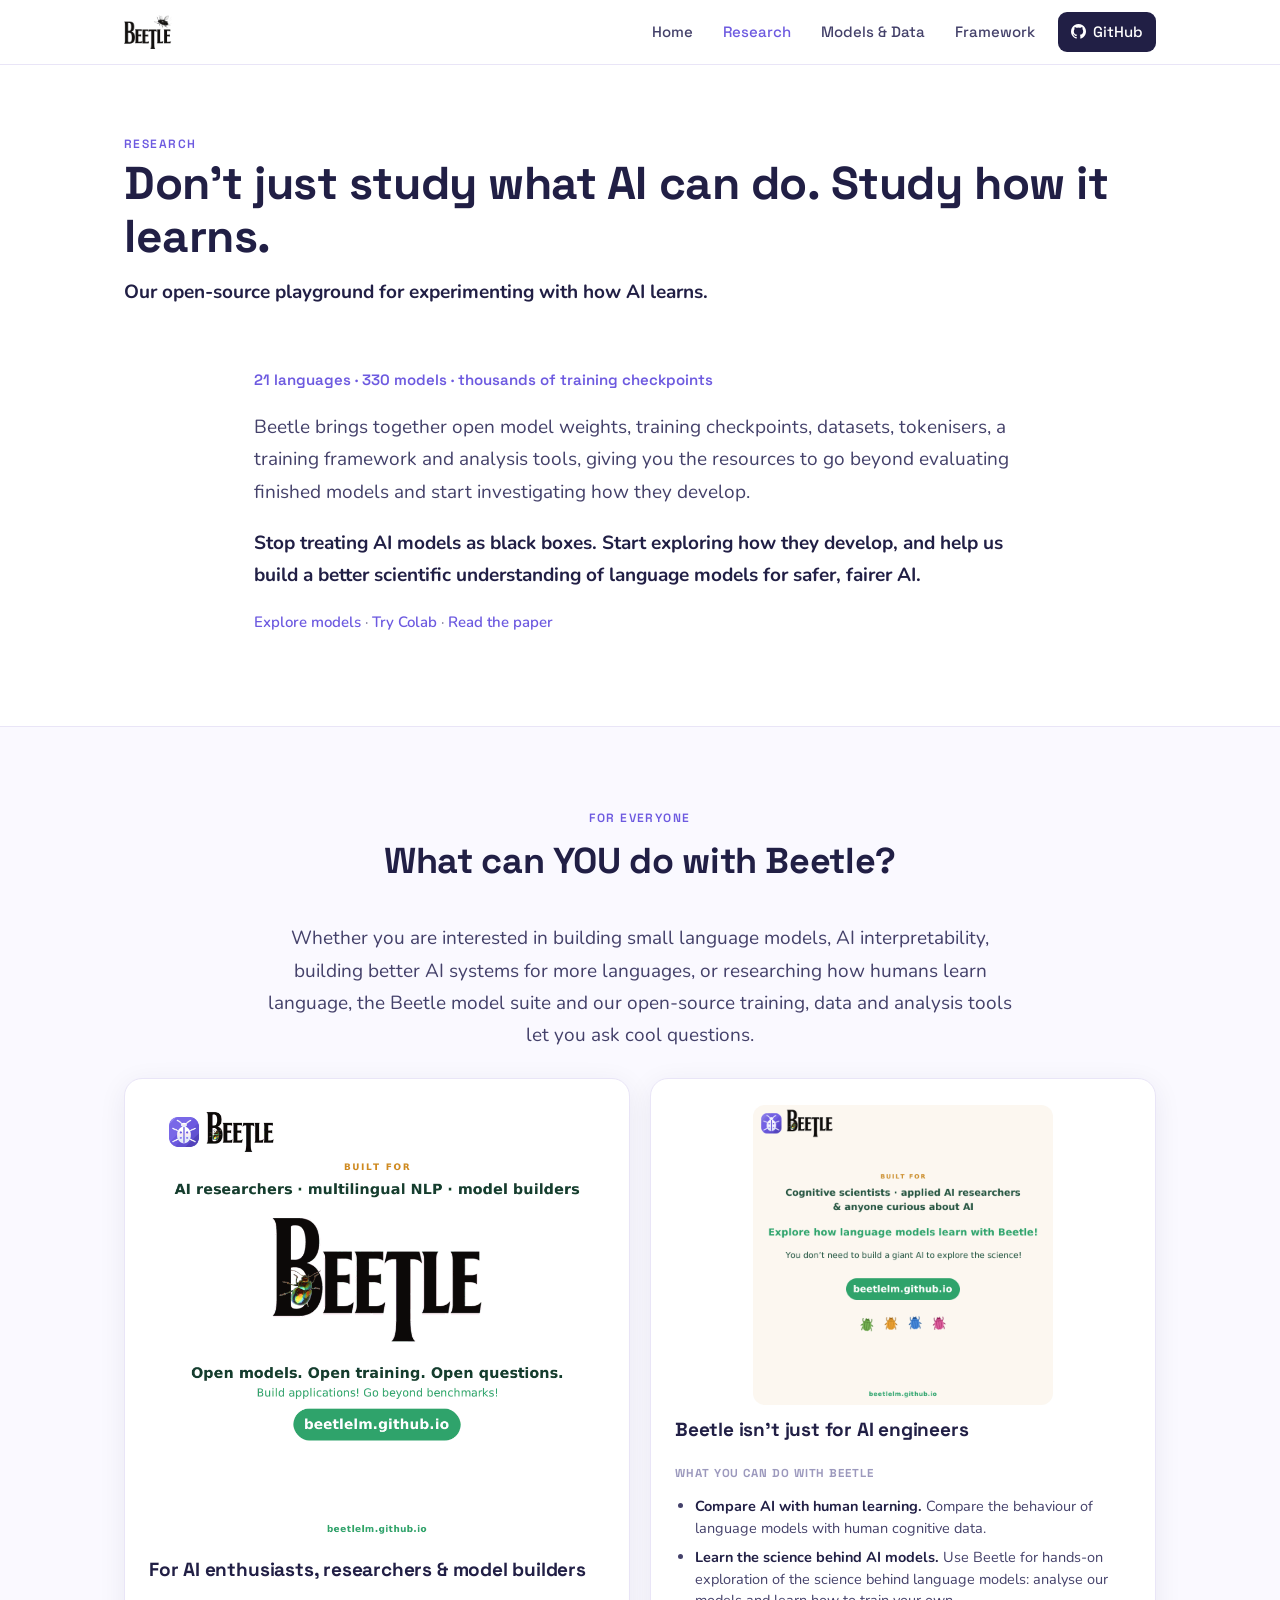
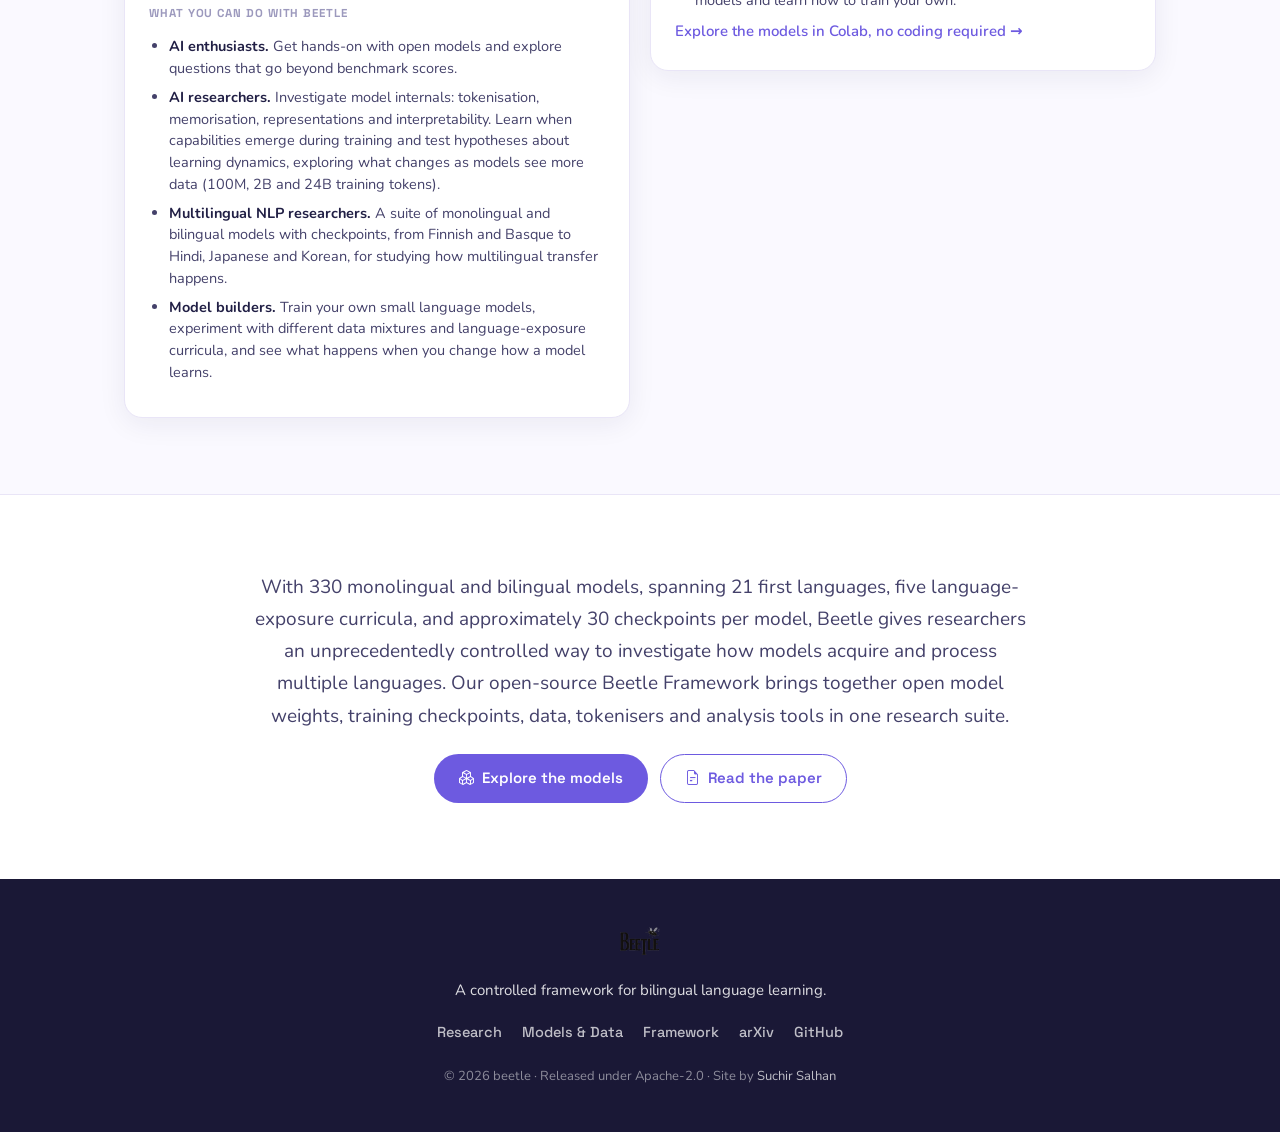
<file: research.html>
<!DOCTYPE html>
<html lang="en">

<head>
  <meta charset="utf-8">
  <meta name="viewport" content="width=device-width, initial-scale=1.0">
  <title>Research · beetle</title>
  <meta name="description" content="Beetle is an open-source playground for experimenting with how language models learn: 330 models, 21 first languages, five language-learning setups and thousands of training checkpoints.">

  <link href="favicon.ico" rel="icon" sizes="any">
  <link href="assets/img/logo.svg" rel="icon" type="image/svg+xml">
  <link href="assets/img/favicon-32x32.png" rel="icon" sizes="32x32" type="image/png">
  <link href="assets/img/favicon-16x16.png" rel="icon" sizes="16x16" type="image/png">
  <link href="assets/img/apple-touch-icon.png" rel="apple-touch-icon" sizes="180x180">

  <link rel="preconnect" href="https://fonts.googleapis.com">
  <link rel="preconnect" href="https://fonts.gstatic.com" crossorigin>
  <link href="https://fonts.googleapis.com/css2?family=Space+Grotesk:wght@500;600;700&family=Nunito:ital,wght@0,400;0,600;0,700;0,800;1,400&family=IBM+Plex+Mono:wght@400;500;600&display=swap" rel="stylesheet">
  <link href="assets/vendor/bootstrap-icons/bootstrap-icons.css" rel="stylesheet">
  <link href="assets/css/site.css" rel="stylesheet">

  <style>
    .rq-label { font-family: var(--head-font); font-weight: 700; font-size: 11.5px; letter-spacing: 0.08em; text-transform: uppercase; color: #9c99bd; margin: 16px 0 6px; }
    .rq-list { margin: 0; padding-left: 20px; }
    .rq-list li { font-size: 14.5px; color: var(--body); margin: 7px 0; line-height: 1.5; }
    .inline-links { font-size: 15px; color: var(--muted); margin-top: 18px; }
    .inline-links a { font-weight: 600; }
    .counts-line { font-family: var(--head-font); font-weight: 600; color: var(--accent); font-size: 15px; margin-top: 4px; margin-bottom: 18px; }
  </style>
</head>

<body>

  <header class="site-header">
    <div class="wrap">
      <a class="brand" href="index.html"><img src="assets/img/brand/beetlewbug.png" alt="Beetle" width="520" height="368" style="height:34px;width:auto;"></a>
      <button class="nav-toggle" aria-label="Menu"><i class="bi bi-list"></i></button>
      <nav class="nav">
        <a href="index.html">Home</a>
        <a href="research.html" class="active">Research</a>
        <a href="models.html">Models &amp; Data</a>
        <a href="docs.html">Framework</a>
        <a class="nav-gh" href="https://github.com/beetlelm" target="_blank" rel="noopener"><i class="bi bi-github"></i> GitHub</a>
      </nav>
    </div>
  </header>

  <section class="page-head">
    <div class="wrap">
      <span class="eyebrow" style="color:var(--accent);font-family:var(--head-font);font-weight:600;letter-spacing:0.12em;text-transform:uppercase;font-size:12px;">Research</span>
      <h1>Don't just study what AI can do. Study how it learns.</h1>
      <p><strong>Our open-source playground for experimenting with how AI learns.</strong></p>
    </div>
  </section>

  <!-- Intro -->
  <section class="section" style="padding-top:36px;">
    <div class="wrap narrow">
      <p class="counts-line">21 languages · 330 models · thousands of training checkpoints</p>
      <p class="lead">Beetle brings together open model weights, training checkpoints, datasets, tokenisers, a training framework and analysis tools, giving you the resources to go beyond evaluating finished models and start investigating how they develop.</p>
      <p class="lead"><strong>Stop treating AI models as black boxes. Start exploring how they develop, and help us build a better scientific understanding of language models for safer, fairer AI.</strong></p>
      <p class="inline-links"><a href="models.html">Explore models</a> · <a href="https://github.com/beetlelm/beetle-explorer" target="_blank" rel="noopener">Try Colab</a> · <a href="https://arxiv.org/abs/2609.22633" target="_blank" rel="noopener">Read the paper</a></p>
    </div>
  </section>

  <!-- What can you do -->
  <section class="section alt">
    <div class="wrap">
      <div class="section-head center">
        <span class="eyebrow">For everyone</span>
        <h2>What can YOU do with Beetle?</h2>
      </div>
      <p class="lead" style="text-align:center;max-width:760px;margin:0 auto 26px;">Whether you are interested in building small language models, AI interpretability, building better AI systems for more languages, or researching how humans learn language, the Beetle model suite and our open-source training, data and analysis tools let you ask cool questions.</p>
      <div class="grid cols-2" style="align-items:start;">

        <div class="card">
          <img src="assets/gif/beetle_gif1_light.gif" alt="Beetle, built for AI researchers, multilingual NLP and model builders." style="width:100%;max-width:440px;border-radius:12px;margin:0 auto 14px;display:block;">
          <h3>For AI enthusiasts, researchers &amp; model builders</h3>
          <div class="rq-label">What you can do with Beetle</div>
          <ul class="rq-list">
            <li><strong>AI enthusiasts.</strong> Get hands-on with open models and explore questions that go beyond benchmark scores.</li>
            <li><strong>AI researchers.</strong> Investigate model internals: tokenisation, memorisation, representations and interpretability. Learn when capabilities emerge during training and test hypotheses about learning dynamics, exploring what changes as models see more data (100M, 2B and 24B training tokens).</li>
            <li><strong>Multilingual NLP researchers.</strong> A suite of monolingual and bilingual models with checkpoints, from Finnish and Basque to Hindi, Japanese and Korean, for studying how multilingual transfer happens.</li>
            <li><strong>Model builders.</strong> Train your own small language models, experiment with different data mixtures and language-exposure curricula, and see what happens when you change how a model learns.</li>
          </ul>
        </div>

        <div class="card">
          <img src="assets/gif/beetle_gif2_light.gif" alt="Beetle, built for cognitive scientists, applied AI researchers and anyone curious about AI." style="width:100%;max-width:300px;border-radius:12px;margin:0 auto 14px;display:block;">
          <h3>Beetle isn't just for AI engineers</h3>
          <div class="rq-label">What you can do with Beetle</div>
          <ul class="rq-list">
            <li><strong>Compare AI with human learning.</strong> Compare the behaviour of language models with human cognitive data.</li>
            <li><strong>Learn the science behind AI models.</strong> Use Beetle for hands-on exploration of the science behind language models: analyse our models and learn how to train your own.</li>
          </ul>
          <p class="inline-links"><a href="https://github.com/beetlelm/beetle-explorer" target="_blank" rel="noopener">Explore the models in Colab, no coding required →</a></p>
        </div>
      </div>
    </div>
  </section>

  <!-- Closing -->
  <section class="section">
    <div class="wrap narrow center">
      <p class="lead">With 330 monolingual and bilingual models, spanning 21 first languages, five language-exposure curricula, and approximately 30 checkpoints per model, Beetle gives researchers an unprecedentedly controlled way to investigate how models acquire and process multiple languages. Our open-source Beetle Framework brings together open model weights, training checkpoints, data, tokenisers and analysis tools in one research suite.</p>
      <div class="cta-row" style="display:flex;gap:12px;justify-content:center;flex-wrap:wrap;margin-top:22px;">
        <a class="btn btn-primary" href="models.html"><i class="bi bi-boxes"></i> Explore the models</a>
        <a class="btn btn-outline" href="https://arxiv.org/abs/2609.22633" target="_blank" rel="noopener"><i class="bi bi-file-earmark-text"></i> Read the paper</a>
      </div>
    </div>
  </section>

  <footer class="site-footer">
    <div class="wrap">
      <a href="https://github.com/beetlelm" target="_blank" rel="noopener"><img src="assets/img/brand/beetlewbug.png" alt="Beetle on GitHub" width="520" height="368" style="height:28px;width:auto;"></a>
      <p class="f-tag">A controlled framework for bilingual language learning.</p>
      <nav class="f-nav">
        <a href="research.html">Research</a>
        <a href="models.html">Models &amp; Data</a>
        <a href="docs.html">Framework</a>
        <a href="https://arxiv.org/abs/2609.22633" target="_blank" rel="noopener">arXiv</a>
        <a href="https://github.com/beetlelm" target="_blank" rel="noopener">GitHub</a>
      </nav>
      <p class="f-copy">© 2026 beetle · Released under Apache-2.0 · Site by <a href="https://suchirsalhan.github.io/" target="_blank" rel="noopener">Suchir Salhan</a></p>
    </div>
  </footer>

  <script src="assets/js/site.js"></script>
</body>

</html>
</file>
<file: assets/css/site.css>
/* =========================================================================
   beetle — research site design system
   Restraint first: clean type, generous whitespace, one indigo accent.
   ========================================================================= */

:root {
  --accent:        #6d5ae0;
  --accent-dark:   #5a49c9;
  --accent-soft:   #efeaff;
  --ink:           #211f45;   /* headings */
  --body:          #44416a;   /* body text */
  --muted:         #6b6788;
  --line:          #e9e5f7;
  --surface:       #ffffff;
  --surface-2:     #faf9ff;
  --surface-3:     #f4f2fd;
  --bg:            #ffffff;

  --head-font: "Space Grotesk", "Quicksand", system-ui, sans-serif;
  --body-font: "Nunito", system-ui, -apple-system, "Segoe UI", sans-serif;
  --mono-font: "IBM Plex Mono", ui-monospace, Menlo, Consolas, monospace;

  --maxw: 1080px;
  --radius: 18px;
  --shadow: 0 6px 28px rgba(33, 31, 69, 0.07);
  --shadow-lg: 0 20px 48px rgba(33, 31, 69, 0.14);
}

* { box-sizing: border-box; }

html { scroll-behavior: smooth; -webkit-text-size-adjust: 100%; }

body {
  margin: 0;
  font-family: var(--body-font);
  font-size: 17px;
  line-height: 1.65;
  color: var(--body);
  background: var(--bg);
  -webkit-font-smoothing: antialiased;
  text-rendering: optimizeLegibility;
}

h1, h2, h3, h4, h5 {
  font-family: var(--head-font);
  color: var(--ink);
  line-height: 1.15;
  margin: 0 0 0.5em;
  letter-spacing: -0.01em;
}

p { margin: 0 0 1em; }
a { color: var(--accent); text-decoration: none; transition: color 0.15s; }
a:hover { color: var(--accent-dark); }
strong { color: var(--ink); font-weight: 700; }
code { font-family: var(--mono-font); }
img { max-width: 100%; }

.wrap { max-width: var(--maxw); margin: 0 auto; padding: 0 24px; }
.narrow { max-width: 820px; }

/* ---------------------------------------------------------------- header */
.site-header {
  position: sticky; top: 0; z-index: 100;
  background: rgba(255, 255, 255, 0.86);
  backdrop-filter: saturate(180%) blur(12px);
  border-bottom: 1px solid var(--line);
}
.site-header .wrap {
  display: flex; align-items: center; gap: 20px;
  height: 64px;
}
.brand { display: flex; align-items: center; gap: 10px; font-family: var(--head-font); }
.brand img { width: 34px; height: 34px; }
.brand span { font-weight: 700; font-size: 21px; color: var(--ink); letter-spacing: -0.02em; }
.nav { margin-left: auto; display: flex; align-items: center; gap: 4px; }
.nav a {
  font-family: var(--head-font); font-weight: 500; font-size: 15px;
  color: var(--body); padding: 8px 13px; border-radius: 9px;
  transition: background 0.15s, color 0.15s;
}
.nav a:hover { background: var(--surface-3); color: var(--ink); }
.nav a.active { color: var(--accent); }
.nav a.nav-gh {
  display: inline-flex; align-items: center; gap: 7px;
  background: var(--ink); color: #fff; margin-left: 6px;
}
.nav a.nav-gh:hover { background: #322f5e; color: #fff; }
.nav-toggle { display: none; background: none; border: 0; font-size: 26px; color: var(--ink); cursor: pointer; margin-left: auto; }

@media (max-width: 820px) {
  .nav-toggle { display: block; }
  .nav {
    position: fixed; inset: 64px 0 auto 0; margin: 0;
    flex-direction: column; align-items: stretch; gap: 0;
    background: #fff; border-bottom: 1px solid var(--line);
    padding: 8px 16px 16px; box-shadow: var(--shadow);
    transform: translateY(-120%); transition: transform 0.25s ease;
  }
  .nav.open { transform: translateY(0); }
  .nav a { padding: 12px 10px; border-radius: 10px; font-size: 16px; }
  .nav a.nav-gh { margin: 8px 0 0; justify-content: center; }
}

/* ---------------------------------------------------------------- buttons */
.btn {
  display: inline-flex; align-items: center; gap: 8px;
  font-family: var(--head-font); font-weight: 600; font-size: 15px;
  padding: 11px 24px; border-radius: 50px;
  text-decoration: none; cursor: pointer; border: 1.5px solid transparent;
  transition: background 0.18s, color 0.18s, border-color 0.18s, transform 0.12s;
}
.btn:hover { transform: translateY(-1px); }
.btn-primary { background: var(--accent); color: #fff; }
.btn-primary:hover { background: var(--accent-dark); color: #fff; }
.btn-outline { background: transparent; color: var(--accent); border-color: var(--accent); }
.btn-outline:hover { background: var(--accent); color: #fff; }
.btn-ghost { background: var(--surface-3); color: var(--ink); }
.btn-ghost:hover { background: #e9e5f7; color: var(--ink); }
.btn-sm { padding: 8px 18px; font-size: 14px; }

/* ---------------------------------------------------------------- hero */
.hero {
  position: relative; overflow: hidden;
  background:
    radial-gradient(900px 500px at 50% -120px, rgba(109, 90, 224, 0.14), transparent 70%),
    linear-gradient(180deg, #fbfaff 0%, #ffffff 100%);
  border-bottom: 1px solid var(--line);
  padding: 92px 0 72px;
  text-align: center;
}
.hero .eyebrow {
  display: inline-block; font-family: var(--head-font); font-weight: 600;
  font-size: 12.5px; letter-spacing: 0.14em; text-transform: uppercase;
  color: var(--accent); background: var(--accent-soft);
  padding: 6px 16px; border-radius: 50px; margin-bottom: 26px;
}
.hero h1 {
  font-size: clamp(32px, 5.2vw, 54px); line-height: 1.07;
  max-width: 16ch; margin: 0 auto 22px; letter-spacing: -0.025em;
}
.hero .lede {
  font-size: clamp(17px, 2.2vw, 21px); color: var(--body);
  max-width: 60ch; margin: 0 auto 32px; line-height: 1.55;
}
.hero .cta-row { display: flex; gap: 12px; justify-content: center; flex-wrap: wrap; }

.hero-mark { width: 92px; height: 92px; margin: 0 auto 24px; display: block; filter: drop-shadow(0 12px 26px rgba(109,90,224,0.28)); }

/* ---------------------------------------------------------------- stats */
.stats {
  display: grid; grid-template-columns: repeat(3, 1fr);
  gap: 18px; max-width: 760px; margin: 52px auto 0;
}
.stat {
  text-align: center; background: var(--surface-2);
  border: 1px solid var(--line); border-radius: var(--radius); padding: 24px 12px;
}
.stat .num {
  font-family: var(--head-font); font-weight: 700; font-size: clamp(30px, 5vw, 42px);
  color: var(--accent); line-height: 1; letter-spacing: -0.02em;
}
.stat .lbl { font-size: 13.5px; color: var(--muted); margin-top: 8px; font-weight: 600; }
@media (max-width: 560px) { .stats { grid-template-columns: 1fr; gap: 12px; } }

/* ---------------------------------------------------------------- sections */
.section { padding: 76px 0; }
.section.alt { background: var(--surface-2); border-top: 1px solid var(--line); border-bottom: 1px solid var(--line); }
.section-head { max-width: 680px; margin: 0 0 40px; }
.section-head.center { margin-left: auto; margin-right: auto; text-align: center; }
.section-head .eyebrow {
  display: inline-block; font-family: var(--head-font); font-weight: 600;
  font-size: 12px; letter-spacing: 0.12em; text-transform: uppercase;
  color: var(--accent); margin-bottom: 12px;
}
.section-head h2 { font-size: clamp(26px, 3.6vw, 36px); margin-bottom: 14px; }
.section-head p { font-size: 18px; color: var(--body); margin: 0; }
.page-head { padding: 64px 0 20px; }
.page-head h1 { font-size: clamp(30px, 4.6vw, 46px); margin-bottom: 14px; }
.page-head p { font-size: 19px; color: var(--body); max-width: 70ch; margin: 0; }

/* page lead paragraph */
.lead { font-size: 19px; line-height: 1.7; color: var(--body); }

/* ---------------------------------------------------------------- generic cards */
.grid { display: grid; gap: 20px; }
.grid.cols-2 { grid-template-columns: repeat(2, 1fr); }
.grid.cols-3 { grid-template-columns: repeat(3, 1fr); }
.grid.cols-4 { grid-template-columns: repeat(4, 1fr); }
@media (max-width: 920px) { .grid.cols-3, .grid.cols-4 { grid-template-columns: repeat(2, 1fr); } }
@media (max-width: 620px) { .grid.cols-2, .grid.cols-3, .grid.cols-4 { grid-template-columns: 1fr; } }

.card {
  background: var(--surface); border: 1px solid var(--line);
  border-radius: var(--radius); padding: 26px 24px;
  box-shadow: var(--shadow); display: flex; flex-direction: column;
}
.card h3 { font-size: 19px; margin-bottom: 8px; }
.card h4 { font-size: 17px; margin-bottom: 6px; }
.card p { font-size: 15px; color: var(--body); margin: 0 0 14px; }
.card p:last-child { margin-bottom: 0; }
.card-ic {
  width: 48px; height: 48px; border-radius: 13px; margin-bottom: 16px;
  background: linear-gradient(155deg, #8a7bf0, #6d5ae0);
  color: #fff; font-size: 22px;
  display: flex; align-items: center; justify-content: center;
}
.card .more {
  margin-top: auto; font-family: var(--head-font); font-weight: 600; font-size: 14.5px;
  color: var(--accent); display: inline-flex; align-items: center; gap: 6px;
}
.card .more i { transition: transform 0.18s; }
a.card:hover, .card.link:hover { transform: translateY(-3px); box-shadow: var(--shadow-lg); border-color: #d9d0f6; }
a.card { color: inherit; transition: transform 0.15s, box-shadow 0.2s, border-color 0.2s; }
a.card:hover .more i { transform: translateX(4px); }

/* destination cards (home → next steps) */
.dest-grid { display: grid; grid-template-columns: repeat(3, 1fr); gap: 20px; }
@media (max-width: 860px) { .dest-grid { grid-template-columns: 1fr; } }

/* ---------------------------------------------------------------- figures */
figure { margin: 0; }
.fig {
  background: #fff; border: 1px solid var(--line); border-radius: var(--radius);
  padding: 18px; box-shadow: var(--shadow);
}
.fig img { width: 100%; height: auto; border-radius: 10px; display: block; }
.fig figcaption { font-size: 13.5px; line-height: 1.55; color: var(--muted); margin-top: 12px; }
.fig figcaption b { color: var(--ink); }

/* ---------------------------------------------------------------- code */
.code {
  background: #1a1836; border-radius: 14px; overflow: hidden;
  box-shadow: 0 12px 30px rgba(33, 31, 69, 0.16); margin: 0 0 18px;
}
.code-head {
  display: flex; align-items: center; gap: 7px;
  padding: 11px 16px; background: #211f45; border-bottom: 1px solid rgba(255,255,255,0.08);
}
.code-head .dot { width: 10px; height: 10px; border-radius: 50%; }
.code-head .dot.r { background: #ff6b6b; } .code-head .dot.y { background: #ffd166; } .code-head .dot.g { background: #5ecfa6; }
.code-head .t { margin-left: 8px; font-family: var(--mono-font); font-size: 12px; color: #9c99bd; }
.code pre { margin: 0; padding: 18px 20px; overflow-x: auto; }
.code code { font-family: var(--mono-font); font-size: 13.5px; line-height: 1.7; color: #eae7ff; white-space: pre; }
.c-prompt { color: #6d5ae0; user-select: none; }
.c-comment { color: #7d79a8; }
.c-str { color: #9be3c4; }
.c-kw { color: #c9bbff; }

/* inline code pill */
.ic { font-family: var(--mono-font); font-size: 0.86em; background: var(--accent-soft); color: var(--accent-dark); padding: 1px 6px; border-radius: 6px; }

/* ---------------------------------------------------------------- spec grid / chips */
.spec-grid { display: grid; grid-template-columns: repeat(auto-fit, minmax(140px, 1fr)); gap: 12px; }
.spec {
  background: var(--surface-2); border: 1px solid var(--line); border-radius: 12px; padding: 12px 14px;
}
.spec .k { font-size: 11px; text-transform: uppercase; letter-spacing: 0.06em; color: #9c99bd; font-weight: 700; }
.spec .v { font-family: var(--mono-font); font-size: 13.5px; color: var(--ink); margin-top: 3px; }

.chips { display: flex; flex-wrap: wrap; gap: 7px; }
.chips span { font-size: 12.5px; background: var(--accent-soft); color: var(--accent-dark); border-radius: 6px; padding: 4px 10px; font-weight: 600; }
.chips span.sub { background: #e3f6ee; color: #2f9d6d; }

.tags { display: flex; flex-wrap: wrap; gap: 8px; }
.tags span { font-size: 12.5px; color: var(--body); background: var(--surface-2); border: 1px solid var(--line); border-radius: 50px; padding: 5px 13px; }

/* ---------------------------------------------------------------- curriculum legend */
.curr-legend { display: grid; grid-template-columns: repeat(5, 1fr); gap: 14px; }
@media (max-width: 920px) { .curr-legend { grid-template-columns: repeat(2, 1fr); } }
@media (max-width: 480px) { .curr-legend { grid-template-columns: 1fr; } }
.curr {
  border: 1px solid var(--line); border-radius: 14px; padding: 16px 16px; background: var(--surface);
  box-shadow: var(--shadow);
}
.curr .tag {
  display: inline-block; font-family: var(--mono-font); font-weight: 600; font-size: 12px;
  color: #fff; background: var(--accent); border-radius: 6px; padding: 2px 9px; margin-bottom: 9px;
}
.curr h5 { font-size: 15px; margin: 0 0 5px; }
.curr p { font-size: 13px; line-height: 1.5; color: var(--muted); margin: 0; }
.curr .pct { font-weight: 700; color: var(--accent); }

/* ---------------------------------------------------------------- data scale bars */
.scale-row { display: flex; align-items: center; gap: 16px; padding: 14px 18px; border-radius: 14px; color: #fff; margin-bottom: 12px; }
.scale-row .n { font-family: var(--head-font); font-size: 26px; font-weight: 700; min-width: 86px; }
.scale-row .d { font-size: 13.5px; opacity: 0.96; }
.scale-a { background: linear-gradient(155deg, #7fb2ff, #5b8def); }
.scale-b { background: linear-gradient(155deg, #8a7bf0, #6d5ae0); }
.scale-c { background: linear-gradient(155deg, #5ecfa6, #2f9d6d); }

/* ---------------------------------------------------------------- paper / abstract */
.paper-card {
  background: var(--surface); border: 1px solid var(--line); border-radius: 22px;
  padding: 36px; box-shadow: var(--shadow-lg);
}
.venue {
  display: inline-block; font-family: var(--head-font); font-weight: 700; font-size: 12px;
  letter-spacing: 0.1em; text-transform: uppercase; color: var(--accent);
  background: var(--accent-soft); border-radius: 50px; padding: 5px 16px; margin-bottom: 16px;
}
.paper-title { font-size: 28px; line-height: 1.22; margin-bottom: 18px; }
.authors { display: flex; flex-wrap: wrap; gap: 6px 22px; margin-bottom: 6px; }
.authors a { font-size: 15.5px; font-weight: 700; color: var(--ink); border-bottom: 2px solid transparent; }
.authors a:hover { color: var(--accent); border-bottom-color: var(--accent); }
.authors sup { color: var(--accent); font-size: 0.7em; }
.affil { font-size: 13.5px; color: var(--muted); margin: 4px 0 22px; }
.abstract {
  font-size: 16px; line-height: 1.75; color: var(--body);
  border-left: 3px solid var(--accent); padding-left: 20px; margin: 0 0 24px;
}
.abstract .lbl {
  display: block; font-family: var(--head-font); color: var(--ink);
  font-size: 12px; letter-spacing: 0.1em; text-transform: uppercase; font-weight: 700; margin-bottom: 8px;
}
.paper-btns { display: flex; flex-wrap: wrap; gap: 12px; }

/* ---------------------------------------------------------------- tables */
.table-wrap { overflow-x: auto; }
table.data {
  border-collapse: collapse; width: 100%; min-width: 460px; font-size: 14px; background: #fff;
}
table.data caption { caption-side: bottom; font-size: 13px; color: var(--muted); text-align: left; padding: 12px 2px 0; line-height: 1.55; }
table.data th, table.data td { padding: 9px 14px; text-align: right; border-bottom: 1px solid var(--line); }
table.data th:first-child, table.data td:first-child { text-align: left; font-family: var(--mono-font); }
table.data thead th { color: var(--ink); font-family: var(--head-font); border-bottom: 2px solid #d9d3ef; }
table.data .grp th { text-align: center; font-style: italic; color: var(--accent); background: var(--surface-2); }
table.data tbody tr:hover { background: var(--surface-2); }

/* ---------------------------------------------------------------- key findings */
.findings { display: grid; grid-template-columns: repeat(3, 1fr); gap: 20px; }
@media (max-width: 860px) { .findings { grid-template-columns: 1fr; } }
.finding { background: var(--surface); border: 1px solid var(--line); border-radius: var(--radius); padding: 24px; box-shadow: var(--shadow); }
.finding .fi { font-size: 24px; color: var(--accent); margin-bottom: 12px; }
.finding h4 { font-size: 17px; margin-bottom: 8px; }
.finding p { font-size: 14.5px; color: var(--body); margin: 0; }

/* ---------------------------------------------------------------- link cards */
.link-cards { display: flex; gap: 16px; flex-wrap: wrap; }
.link-card {
  display: flex; align-items: center; gap: 14px; background: #fff;
  border: 1px solid var(--line); border-radius: 14px; padding: 16px 22px;
  min-width: 230px; flex: 1 1 230px; box-shadow: var(--shadow);
  transition: transform 0.15s, box-shadow 0.2s, border-color 0.2s;
}
.link-card:hover { transform: translateY(-3px); box-shadow: var(--shadow-lg); border-color: #d9d0f6; }
.link-card i { font-size: 26px; color: var(--accent); }
.link-card .t { font-family: var(--head-font); font-weight: 700; font-size: 16px; color: var(--ink); }
.link-card .s { font-size: 13px; color: var(--muted); }

/* ---------------------------------------------------------------- notebooks */
.nb-badges { display: flex; gap: 10px; flex-wrap: wrap; margin-top: auto; }
.nb-badge { display: inline-flex; align-items: center; gap: 6px; font-family: var(--head-font); font-weight: 600; font-size: 12.5px; padding: 7px 13px; border-radius: 50px; }
.nb-badge.colab { background: #f9ab00; color: #211f45; }
.nb-badge.colab:hover { background: #f79500; color: #211f45; }
.nb-badge.gh { background: #211f45; color: #fff; }
.nb-badge.gh:hover { background: #322f5e; color: #fff; }

/* ---------------------------------------------------------------- authors grid */
.people { display: flex; flex-wrap: wrap; gap: 14px; }
.person {
  background: #fff; border: 1px solid var(--line); border-radius: 14px; padding: 16px 22px;
  text-align: center; min-width: 200px; flex: 1 1 200px; box-shadow: var(--shadow);
  transition: transform 0.15s, box-shadow 0.2s, border-color 0.2s;
}
.person:hover { transform: translateY(-3px); box-shadow: var(--shadow-lg); border-color: #d9d0f6; }
.person .name { font-family: var(--head-font); font-weight: 700; font-size: 16px; color: var(--ink); }
.person .aff { font-size: 13px; color: var(--muted); margin-top: 2px; }

/* ---------------------------------------------------------------- HF catalogue (models page) */
.hf-search-wrap { position: relative; max-width: 560px; margin: 0 auto 10px; }
.hf-search {
  width: 100%; padding: 13px 18px 13px 46px; border: 1.5px solid #e0d9f5; border-radius: 50px;
  font-family: var(--body-font); font-size: 15px; color: var(--ink); background: #fff; outline: none;
  transition: border-color 0.2s, box-shadow 0.2s;
}
.hf-search:focus { border-color: var(--accent); box-shadow: 0 0 0 4px rgba(109,90,224,0.12); }
.hf-search-wrap .bi-search { position: absolute; left: 18px; top: 50%; transform: translateY(-50%); color: var(--accent); font-size: 16px; }
.hf-search-hint { text-align: center; font-size: 13px; color: var(--muted); margin-bottom: 26px; }
.hf-noresult { text-align: center; color: var(--muted); padding: 20px; display: none; }

.hf-org { background: #fff; border: 1px solid var(--line); border-radius: 20px; padding: 26px 26px 20px; margin-bottom: 22px; box-shadow: var(--shadow); }
.hf-org-head { display: flex; align-items: center; justify-content: space-between; gap: 16px; flex-wrap: wrap; }
.hf-org-title { display: flex; align-items: center; gap: 14px; }
.hf-org-icon { width: 48px; height: 48px; border-radius: 12px; background: linear-gradient(160deg, #ffd166, #ffb703); color: #211f45; display: flex; align-items: center; justify-content: center; font-size: 24px; flex: 0 0 auto; }
.hf-org-title h3 { margin: 0; font-family: var(--mono-font); font-size: 19px; }
.hf-org-title h3 a { color: var(--ink); }
.hf-org-title h3 a:hover { color: var(--accent); }
.hf-org-title p { margin: 3px 0 0; font-size: 13.5px; color: var(--muted); }
.hf-org-btn { flex: 0 0 auto; background: var(--accent); color: #fff; font-family: var(--head-font); font-weight: 600; font-size: 13.5px; padding: 9px 18px; border-radius: 50px; display: inline-flex; align-items: center; gap: 7px; transition: background 0.2s; }
.hf-org-btn:hover { background: var(--accent-dark); color: #fff; }
.hf-org-count { font-size: 12px; text-transform: uppercase; letter-spacing: 0.08em; color: #9c99bd; font-weight: 700; margin: 14px 0 4px; }
.hf-group { margin-top: 16px; }
.hf-group h4 { font-size: 14.5px; font-family: var(--head-font); font-weight: 700; color: var(--ink); margin: 0 0 10px; display: flex; align-items: center; gap: 8px; }
.hf-group h4 i { color: var(--accent); }
.hf-group h4 .hf-n { font-size: 11px; font-weight: 700; color: var(--accent); background: var(--accent-soft); border-radius: 50px; padding: 2px 9px; }
.hf-chips { display: flex; flex-wrap: wrap; gap: 8px; }
.hf-chip { font-family: var(--mono-font); font-size: 12.5px; color: #4a4570; background: var(--surface-2); border: 1px solid var(--line); border-radius: 8px; padding: 6px 11px; transition: background 0.15s, border-color 0.15s, color 0.15s, transform 0.1s; }
.hf-chip:hover { background: var(--accent); border-color: var(--accent); color: #fff; transform: translateY(-1px); }

/* ---------------------------------------------------------------- misc */
.prose > * + * { margin-top: 1em; }
.prose h3 { margin-top: 1.6em; }
.divider { height: 1px; background: var(--line); border: 0; margin: 48px 0; }
.center { text-align: center; }
.mt-0 { margin-top: 0; }
.mb-0 { margin-bottom: 0; }
.stack-lg > * + * { margin-top: 22px; }

/* ---------------------------------------------------------------- footer */
.site-footer {
  background: #1a1836; color: rgba(255,255,255,0.72);
  padding: 48px 0 32px; margin-top: 0; text-align: center;
}
.site-footer img { width: 46px; height: 46px; margin-bottom: 14px; }
.site-footer .f-tag { color: rgba(255,255,255,0.86); font-size: 15px; margin-bottom: 18px; }
.site-footer .f-nav { display: flex; gap: 20px; justify-content: center; flex-wrap: wrap; margin-bottom: 20px; }
.site-footer .f-nav a { color: rgba(255,255,255,0.72); font-family: var(--head-font); font-weight: 500; font-size: 14.5px; }
.site-footer .f-nav a:hover { color: #fff; }
.site-footer .f-copy { font-size: 13px; color: rgba(255,255,255,0.5); line-height: 1.7; }
.site-footer .f-copy a { color: rgba(255,255,255,0.72); }
.site-footer .f-copy a:hover { color: #fff; }
</file>
<file: assets/css/beetle-brand.css>
/* ============================================================
   Beetle brand layer: ivory paper, forest ink, vermilion accent.
   Loaded after site.css and the page's inline <style>; every rule is
   scoped to body.bt-brand, so pages without that class are untouched.
   Palette and type follow the Beetle brand guide (section 4 and 5).
   ============================================================ */

body.bt-brand {
  --bt-paper:   #f6f2e7;   /* ivory page */
  --bt-paper-2: #fffdf7;   /* plates, raised surfaces */
  --bt-ink:     #13241c;   /* forest: headings */
  --bt-ink-2:   #4d5a50;   /* secondary text, 6.5:1 on paper */
  --bt-rule:    #d9d2bf;
  --bt-accent:  #d4431f;   /* vermilion: graphics only */
  --bt-accent-text: #b03514; /* vermilion for text and links, 5.6:1 */
  --bt-serif: "Newsreader", Georgia, "Times New Roman", serif;
  --bt-sans:  "Inter", system-ui, -apple-system, "Segoe UI", sans-serif;

  /* map the site tokens onto the Beetle palette */
  --accent:      var(--bt-accent-text);
  --accent-dark: #8f2a0f;
  --accent-soft: #f6e3dc;
  --ink:     var(--bt-ink);
  --body:    #1d2a23;
  --muted:   var(--bt-ink-2);
  --line:    var(--bt-rule);
  --surface:   var(--bt-paper-2);
  --surface-2: var(--bt-paper);
  --surface-3: #efe9da;
  --bg:        var(--bt-paper);
  --head-font: var(--bt-sans);
  --body-font: var(--bt-sans);
  --radius: 3px;
  --shadow: none;
  --shadow-lg: none;
  font-size: 16.5px;
  background: var(--bt-paper);
}

/* ---------- focus ---------- */
.bt-brand a:focus-visible, .bt-brand button:focus-visible, .bt-brand input:focus-visible,
.bt-brand select:focus-visible, .bt-brand .xcard:focus-visible {
  outline: 2px solid var(--bt-accent-text); outline-offset: 3px; border-radius: 2px;
}

/* ---------- header and footer ---------- */
.bt-brand .site-header { background: rgba(246, 242, 231, 0.95); border-bottom-color: var(--bt-rule); }
.bt-brand .brand img.bt-wordmark { width: auto; height: 34px; mix-blend-mode: multiply; }
.bt-brand .nav a { font-weight: 500; font-size: 14.5px; border-radius: 2px; }
.bt-brand .nav a.active { color: var(--bt-accent-text); text-decoration: underline; text-decoration-color: var(--bt-accent);
  text-decoration-thickness: 2px; text-underline-offset: 7px; }
.bt-brand .nav a.nav-gh { background: var(--bt-ink); color: var(--bt-paper); }
.bt-brand .nav a.nav-gh:hover { background: #24382d; color: #fff; }
@media (max-width: 820px) { .bt-brand .nav { background: var(--bt-paper); } }

.bt-brand .site-footer { background: var(--bt-ink); color: rgba(246, 242, 231, 0.75); }
.bt-brand .site-footer img.bt-wordmark { width: auto; height: 48px; filter: invert(1); mix-blend-mode: screen; }
.bt-brand .site-footer .f-tag { font-family: var(--bt-serif); font-style: italic; font-size: 17px; color: rgba(246, 242, 231, 0.9); }
.bt-brand .site-footer .f-copy { color: rgba(246, 242, 231, 0.66); }

/* ---------- type ---------- */
.bt-brand h1, .bt-brand h2, .bt-brand h3, .bt-brand h4 { font-family: var(--bt-serif); font-weight: 600; color: var(--bt-ink); letter-spacing: -0.005em; }
.bt-brand .page-head { padding: 60px 0 36px; border-bottom: 1px solid var(--bt-rule); }
.bt-brand .page-head .eyebrow { font-family: var(--mono-font) !important; font-weight: 500 !important; font-size: 11.5px !important; letter-spacing: .1em !important; color: var(--bt-accent-text) !important; }
.bt-brand .page-head h1 { font-size: clamp(34px, 4.4vw, 50px); line-height: 1.08; letter-spacing: -0.018em; margin: 14px 0 18px; text-wrap: balance; max-width: 22ch; }
.bt-brand .page-head p { font-size: 18px; line-height: 1.7; color: var(--body); max-width: 40em; margin: 0 0 12px; }
.bt-brand .page-head p strong { font-weight: 600; }
.bt-brand .page-head p.counts-line { font-family: var(--mono-font); font-weight: 400; font-size: 13px; color: var(--bt-ink); letter-spacing: .01em;
  display: inline-block; margin-top: 16px; padding: 9px 0; border-top: 1px solid var(--bt-rule); border-bottom: 1px solid var(--bt-rule); }
.bt-brand .counts-line span { color: var(--bt-ink-2); font-weight: 400; }

/* sections: one ivory ground, separated by hairlines (no alternating tint) */
.bt-brand .section { padding: 64px 0; background: var(--bt-paper); border-top: 1px solid var(--bt-rule); border-bottom: 0; }
.bt-brand .page-head + .section { border-top: 0; }
body.bt-brand { counter-reset: btsec; }
.bt-brand .section-head { max-width: none; margin: 0 0 30px; }
.bt-brand .section-head .eyebrow { font-family: var(--mono-font); font-weight: 500; font-size: 11.5px; letter-spacing: .1em; color: var(--bt-ink-2); margin-bottom: 10px; }
.bt-brand .section-head .eyebrow::before { counter-increment: btsec; content: counter(btsec, decimal-leading-zero) "\00a0\00b7\00a0"; color: var(--bt-accent-text); }
.bt-brand .section-head h2 { font-variant: small-caps; text-transform: lowercase; font-size: clamp(24px, 2.6vw, 28px); letter-spacing: .05em;
  line-height: 1.2; margin: 0 0 14px; padding-bottom: 8px; border-bottom: 1px solid var(--bt-rule); }
.bt-brand .section-head p { font-size: 17px; line-height: 1.65; color: var(--body); max-width: 40em; }
.bt-brand .lead { font-size: 18px; color: var(--body); }
.bt-brand .lead strong { font-weight: 600; }
.bt-brand .fnote { color: var(--bt-ink-2); }
.bt-brand .fnote b { color: var(--bt-ink); }
.bt-brand a { text-decoration: underline; text-decoration-thickness: 1px; text-underline-offset: 3px;
  text-decoration-color: color-mix(in srgb, var(--bt-accent) 50%, transparent); }
.bt-brand a:hover { color: var(--accent-dark); text-decoration-color: var(--bt-accent); }
.bt-brand .site-header a, .bt-brand .site-footer a, .bt-brand a.btn-view { text-decoration: none; }

/* closing line */
.bt-brand .section.center-close .lead { font-family: var(--bt-serif); font-size: 21px; line-height: 1.5; }

/* ---------- lists (as the "What it can study" question list) ---------- */
.bt-brand .clist li { font-size: 15.5px; line-height: 1.6; color: var(--body); padding: 12px 0; border-bottom: 1px solid var(--bt-rule); }
.bt-brand .clist li:first-child { border-top: 1px solid var(--bt-rule); }
.bt-brand .clist li b { font-weight: 600; }
.bt-brand button.lnk { font-family: var(--mono-font); font-weight: 500; font-size: 12px; letter-spacing: .02em; color: var(--bt-accent-text);
  text-decoration: underline; text-underline-offset: 3px; text-decoration-color: color-mix(in srgb, var(--bt-accent) 50%, transparent); }
.bt-brand .tag-final, .bt-brand .pill.final { background: transparent; color: var(--bt-accent-text); border: 1px solid var(--bt-accent);
  border-radius: 2px; font-family: var(--mono-font); font-weight: 500; font-size: 10.5px; letter-spacing: .04em; text-transform: uppercase; padding: 0 5px; }
.bt-brand .tag-warn { background: transparent; color: #7a5410; border: 1px solid #a87a26; border-radius: 2px; }

/* ---------- tables ---------- */
.bt-brand .rtable-wrap { border-color: var(--bt-rule); border-radius: 3px; background: var(--bt-paper-2); }
.bt-brand table.rtable { background: var(--bt-paper-2); font-size: 13.5px; }
.bt-brand table.rtable thead th { background: var(--bt-paper); font-family: var(--mono-font); font-weight: 500; font-size: 11px; letter-spacing: .08em; color: var(--bt-ink-2); }
.bt-brand table.rtable tbody tr:hover { background: #f9f5ea; }
.bt-brand .finder > * { min-width: 0; }
.bt-brand table.rtable th, .bt-brand table.rtable td { padding: 10px 10px; }
.bt-brand table.rtable td.repo { width: 30%; }
.bt-brand table.rtable td.repo a { color: var(--bt-ink); text-decoration: none; font-size: 12px; word-break: normal; overflow-wrap: normal; }
.bt-brand table.rtable td.repo a:hover { color: var(--bt-accent-text); text-decoration: underline; }
.bt-brand .pill { border-radius: 2px; font-family: var(--mono-font); font-weight: 500; font-size: 11px; padding: 1px 6px; background: transparent; border: 1px solid var(--bt-rule); color: var(--bt-ink-2); }
.bt-brand .pill.bi { color: var(--bt-accent-text); border-color: #e3b8a8; }
.bt-brand .pill.mono { color: #3f5b6d; border-color: #b9c7cf; }
.bt-brand .pill.cont { color: #4a6340; border-color: #bccab2; }
.bt-brand .pill.tok, .bt-brand .pill.pretok { color: #7a5410; border-color: #dcc79c; }
.bt-brand .pill.data, .bt-brand .pill.corpus { color: var(--bt-ink-2); }
.bt-brand .pill.curr { background: var(--bt-ink); border-color: var(--bt-ink); color: var(--bt-paper); }
.bt-brand .langcell { color: var(--bt-ink); }
.bt-brand .empty i { color: var(--bt-rule); }
.bt-brand .more-note { color: var(--bt-ink-2); }

/* ---------- experiment cards ---------- */
.bt-brand .xtemplates { gap: 0; grid-template-columns: repeat(auto-fit, minmax(300px, 1fr)); border-top: 1px solid var(--bt-rule); border-left: 1px solid var(--bt-rule); }
.bt-brand .xcard { background: var(--bt-paper-2); border: 0; border-right: 1px solid var(--bt-rule); border-bottom: 1px solid var(--bt-rule); border-radius: 0; padding: 20px 20px 18px; font-family: var(--bt-sans); transition: background .15s; }
.bt-brand .xcard:hover { transform: none; box-shadow: inset 3px 0 0 var(--bt-accent); background: #fff; border-color: var(--bt-rule); }
.bt-brand .xcard h4 { font-size: 19px; line-height: 1.25; margin: 0 0 8px; }
.bt-brand .xcard p { font-size: 14px; line-height: 1.55; color: var(--body); }
.bt-brand .xcard p strong { font-weight: 600; }
.bt-brand .xcard .go { display: block; font-family: var(--mono-font); font-weight: 500; font-size: 12px; line-height: 1.5; color: var(--bt-accent-text); }
.bt-brand .inline-links { color: var(--bt-ink-2); }

/* ---------- finder ---------- */
.bt-brand .finder-panel { background: var(--bt-paper-2); border-color: var(--bt-rule); border-radius: 3px; box-shadow: none; }
.bt-brand .fgroup > .lbl { font-family: var(--mono-font); font-weight: 500; font-size: 11px; letter-spacing: .08em; color: var(--bt-ink-2); }
.bt-brand .fgroup .step { color: var(--bt-accent-text); }
.bt-brand .fchip { font-family: var(--bt-sans); font-weight: 500; font-size: 13px; color: var(--bt-ink); background: transparent; border: 1px solid var(--bt-rule); border-radius: 2px; padding: 5px 10px; }
.bt-brand .fchip:hover { border-color: var(--bt-ink-2); }
.bt-brand .fchip.on { background: var(--bt-ink); border-color: var(--bt-ink); color: var(--bt-paper); }
/* curriculum chips carry the curriculum colour used in the strip chart */
.bt-brand #f-curr .fchip::before { content: ""; display: inline-block; width: 9px; height: 9px; margin-right: 7px; vertical-align: 0; border-radius: 1px; background: var(--c); }
.bt-brand #f-curr .fchip.on::before { box-shadow: 0 0 0 1px var(--bt-paper); }
.bt-brand #f-curr [data-v="B1"] { --c: #5e7a4f; } .bt-brand #f-curr [data-v="B2"] { --c: #a87a26; }
.bt-brand #f-curr [data-v="B3"] { --c: #4f6f84; } .bt-brand #f-curr [data-v="B4"] { --c: #a35d48; }
.bt-brand #f-curr [data-v="B5"] { --c: #76668a; }
.bt-brand .fselect, .bt-brand .finder-search input { border: 1px solid var(--bt-rule); border-radius: 3px; background: var(--bt-paper-2); color: var(--bt-ink); font-family: var(--bt-sans); }
.bt-brand .fselect:focus, .bt-brand .finder-search input:focus { border-color: var(--bt-ink); box-shadow: 0 0 0 3px rgba(19, 36, 28, .08); }
.bt-brand .finder-search i { color: var(--bt-ink-2); }
.bt-brand .rcount { font-family: var(--mono-font); font-weight: 500; font-size: 13.5px; color: var(--bt-ink); }
.bt-brand .rcount b { color: var(--bt-accent-text); font-weight: 600; }
.bt-brand .btn-reset { font-family: var(--bt-sans); font-weight: 500; border-color: var(--bt-rule); border-radius: 2px; background: transparent; color: var(--bt-ink); }
.bt-brand .btn-reset:hover { border-color: var(--bt-ink); color: var(--bt-ink); }
.bt-brand .pick-hint { background: transparent; border-left: 3px solid var(--bt-ink); border-radius: 0; color: var(--bt-ink); padding: 4px 0 4px 12px; font-size: 13.5px; }
.bt-brand input.rsel, .bt-brand #rselall { accent-color: var(--bt-ink); }

/* selection tray and generated code */
.bt-brand .tray { background: var(--bt-paper-2); border: 1px solid var(--bt-rule); border-left: 3px solid var(--bt-accent); border-radius: 3px; }
.bt-brand .tray-count { font-family: var(--mono-font); font-weight: 500; font-size: 13.5px; color: var(--bt-ink); }
.bt-brand .tray-count b { color: var(--bt-accent-text); }
.bt-brand .selchip { background: transparent; border-color: var(--bt-rule); color: var(--bt-ink); border-radius: 2px; }
.bt-brand .selchip i { color: var(--bt-ink-2); }
.bt-brand .selchip i:hover { color: var(--bt-accent-text); }
.bt-brand .rq-label { font-family: var(--mono-font); font-weight: 500; font-size: 11px; color: var(--bt-ink-2); }
.bt-brand .btn-view { font-family: var(--bt-sans); font-weight: 500; font-size: 13.5px; color: var(--bt-ink); background: transparent; border: 1px solid var(--bt-ink); border-radius: 2px; padding: 7px 14px; }
.bt-brand .btn-view:hover { background: var(--bt-ink); color: var(--bt-paper); }
.bt-brand .code { background: #0f1a14; border-radius: 3px; box-shadow: none; }
.bt-brand .code-head { background: var(--bt-ink); border-bottom-color: rgba(246, 242, 231, .08); }
.bt-brand .code-head .dot { background: #2c3a32; }
.bt-brand .code-head .t { color: #a9b0a2; }
.bt-brand .code code { color: #ece6d4; }
.bt-brand .c-prompt { color: #ff8a6a; }
.bt-brand .c-comment { color: #8f9a90; }
.bt-brand .c-str { color: #a9c795; }
.bt-brand .c-kw { color: #e0b66a; }

/* ---------- exposure-curricula strip chart: an ivory specimen plate ---------- */
.bt-brand .bt-diagram { background: var(--bt-paper-2); border: 1px solid var(--bt-rule); border-radius: 3px; padding: 6px 22px 18px; margin: 0; }
.bt-brand .bt-strips li { grid-template-columns: 270px minmax(0, 1fr); gap: 20px; padding: 10px 0; }
.bt-brand .bt-strips li:first-child { border-top: 0; }
.bt-brand .bt-strips .k { font-size: 14px; line-height: 1.4; color: var(--body); }
.bt-brand .bt-strips .k b { color: var(--bt-ink); }
.bt-brand .bt-strips .grid { stroke: var(--bt-rule); }
.bt-brand .bt-diagram p.bt-axis-note { grid-template-columns: 270px minmax(0, 1fr); gap: 20px; margin-top: 8px; letter-spacing: .02em; }
.bt-brand .bt-diagram figcaption { font-size: 13px; color: var(--bt-ink-2); margin-top: 14px; padding-top: 12px; border-top: 1px solid var(--bt-rule); max-width: none; }
@media (max-width: 640px) {
  .bt-brand .bt-diagram { padding: 4px 14px 14px; }
  .bt-brand .bt-strips li, .bt-brand .bt-diagram p.bt-axis-note { grid-template-columns: minmax(0, 1fr); gap: 4px; }
}

/* ---------- small screens ---------- */
@media (max-width: 640px) {
  .bt-brand .section { padding: 48px 0; }
  .bt-brand .page-head { padding: 40px 0 28px; }
  .bt-brand .page-head p { font-size: 17px; }
  .bt-brand .xtemplates { grid-template-columns: minmax(0, 1fr); }
  .bt-brand .page-head p.counts-line { display: block; }
}
.bt-brand .tray-actions { align-items: stretch; }
.bt-brand .tray-actions .btn-view { line-height: 1.4; margin-top: 0; }
</file>
